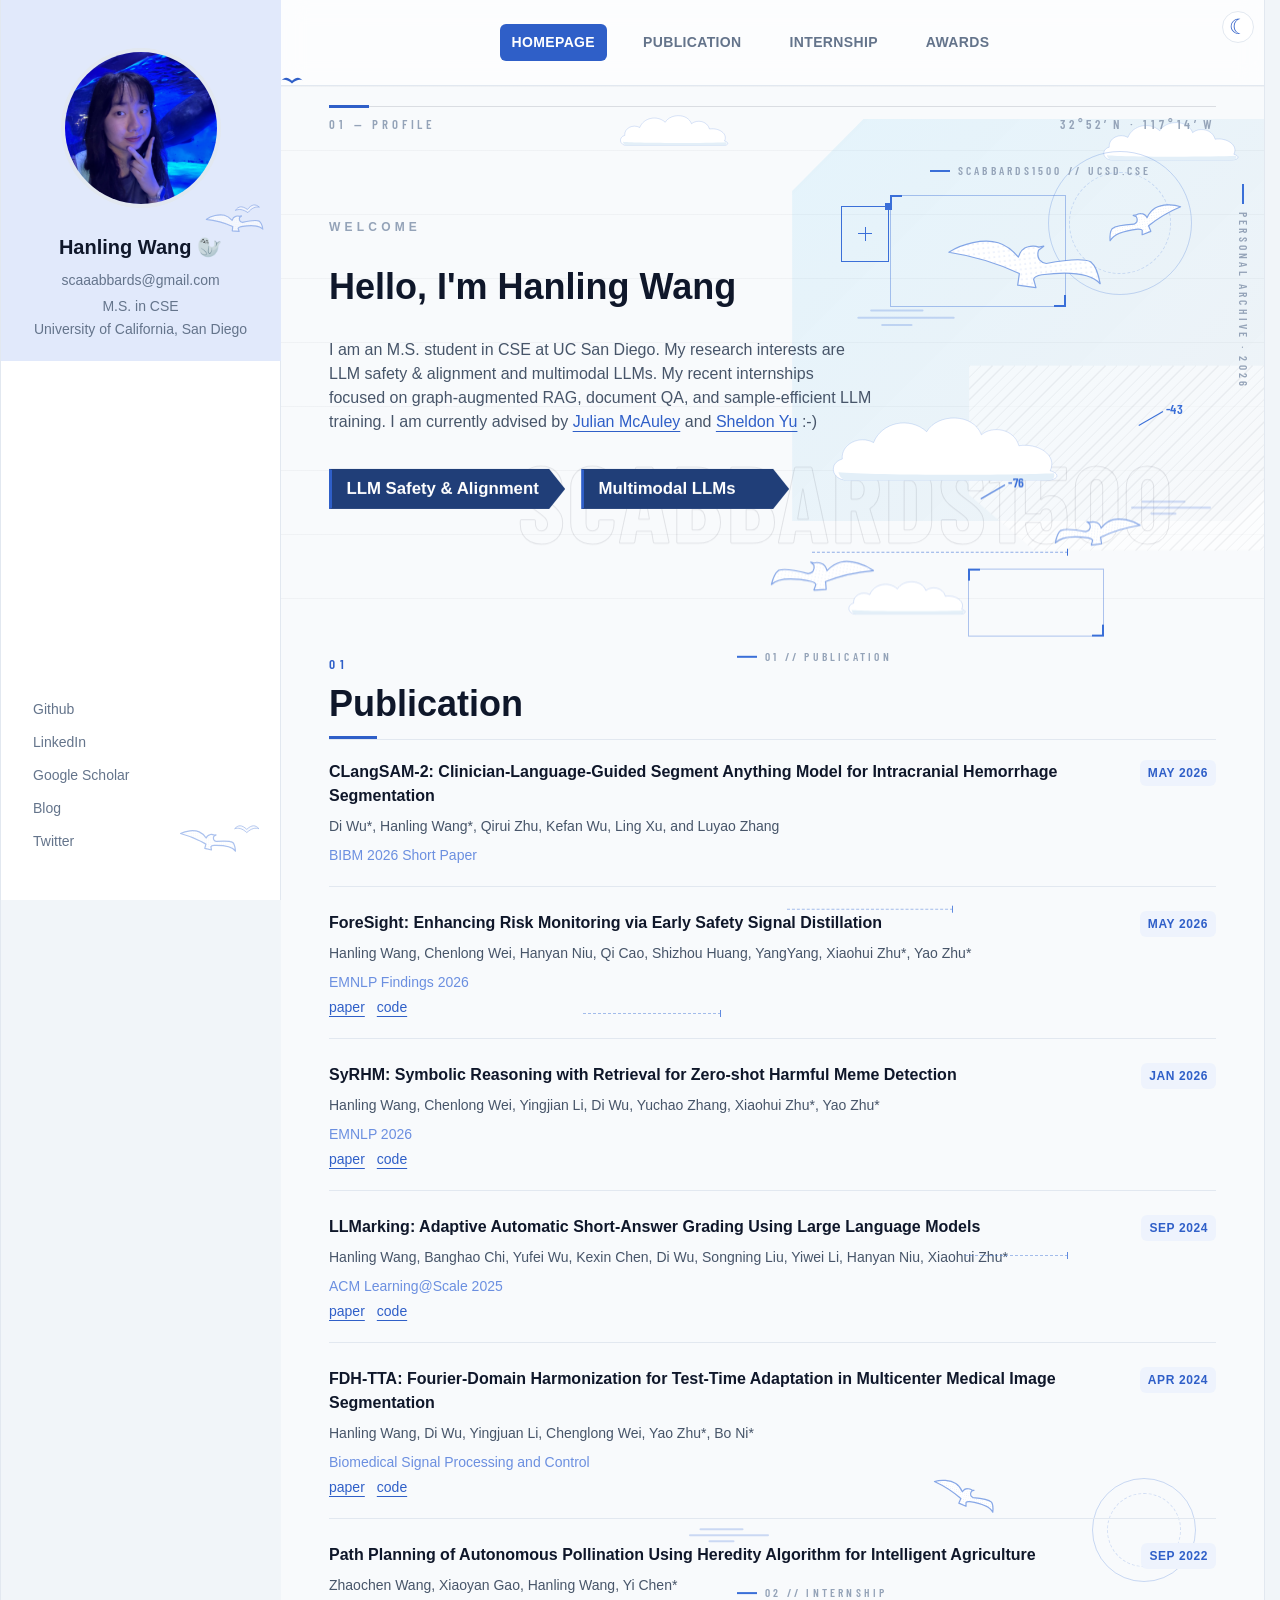
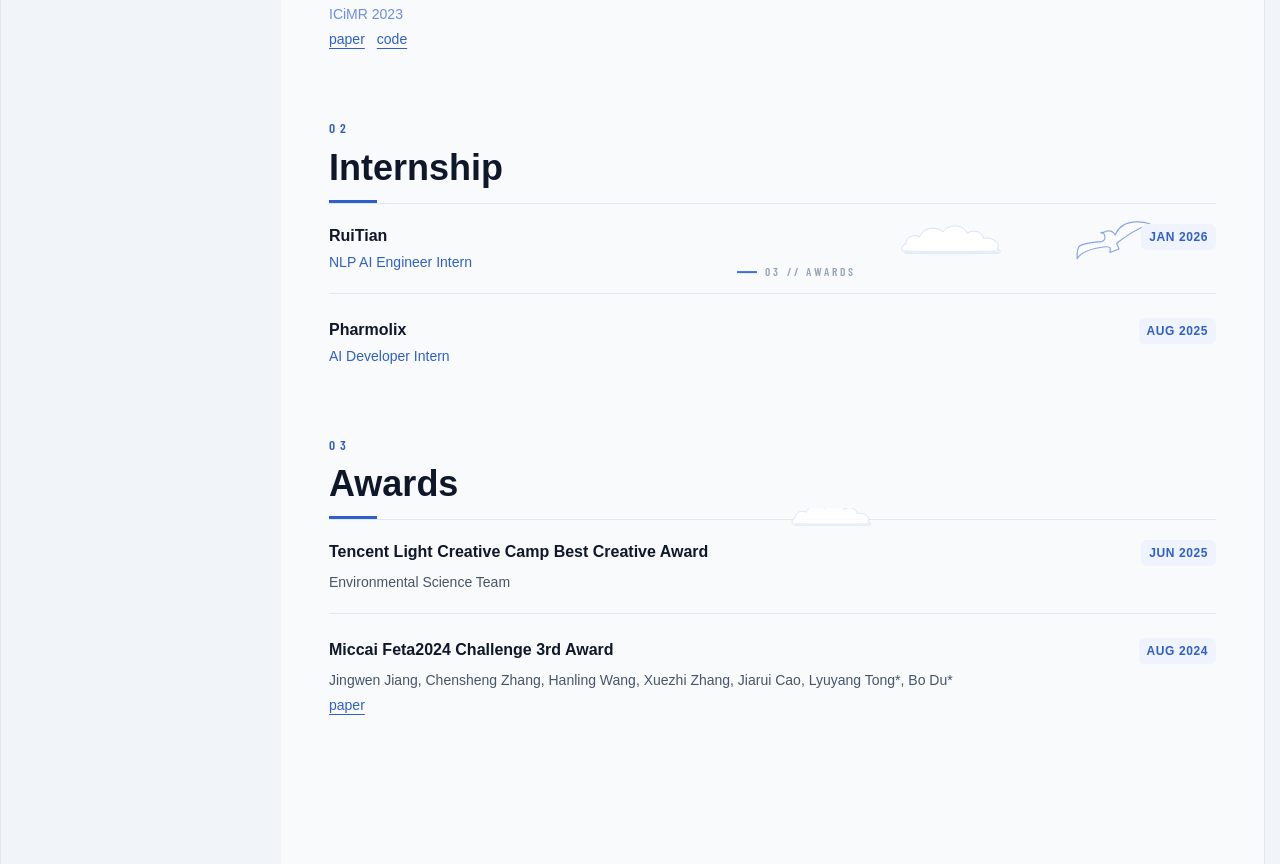
<file: index.html>
<!DOCTYPE html>
<html lang="en">
  <head>
    <meta charset="UTF-8" />
    <meta name="viewport" content="width=device-width, initial-scale=1" />
    <title>Hanling Wang</title>
    <link rel="canonical" href="/Scabbards1500/" />
    <meta http-equiv="refresh" content="0; url=/Scabbards1500/" />
    <script>
      location.replace("/Scabbards1500/");
    </script>
  </head>
  <body>
    <p><a href="/Scabbards1500/">Continue to homepage</a></p>
  </body>
</html>
</file>
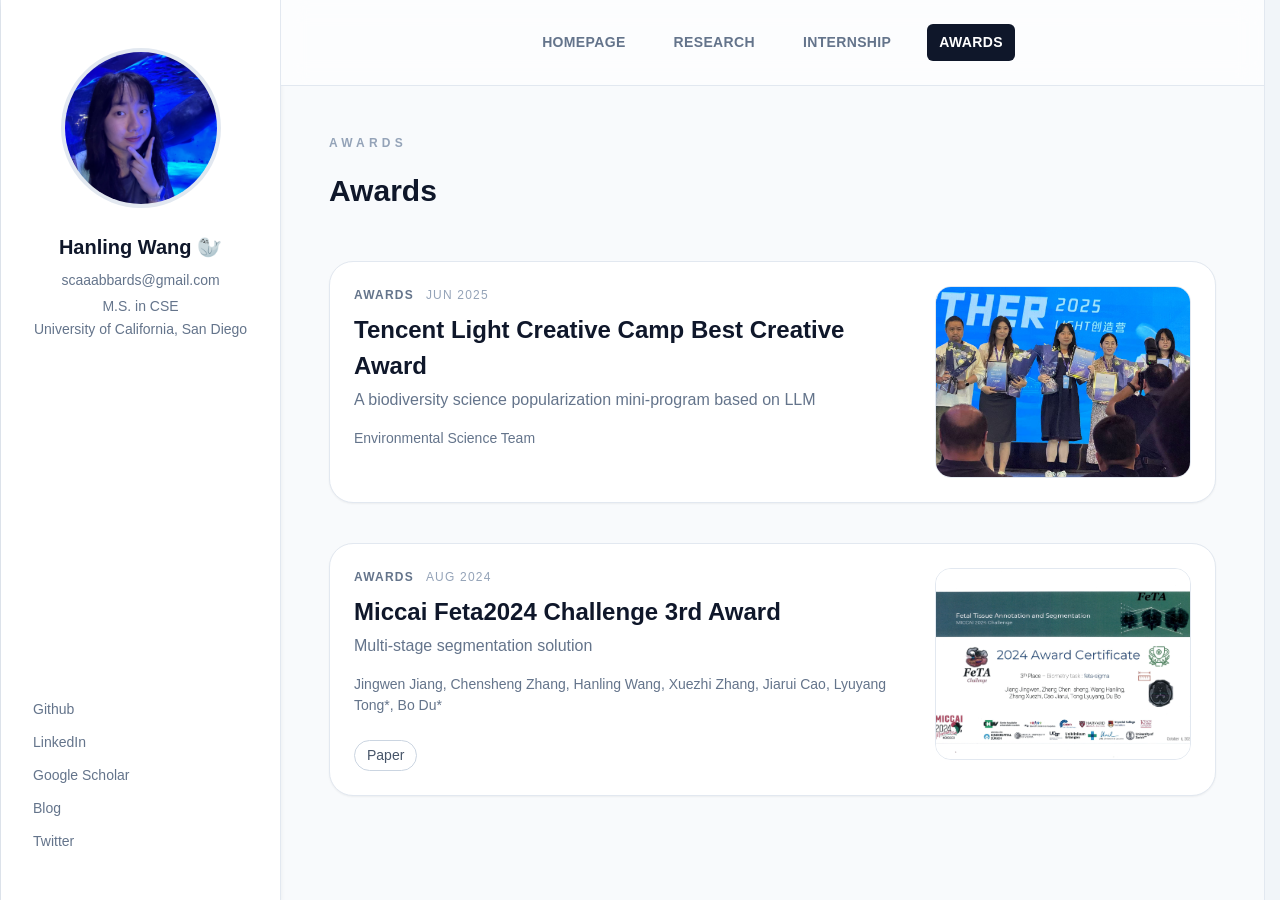
<file: awards/index.html>
<!DOCTYPE html>
<html lang="en">
  <head>
    <meta charset="UTF-8" />
    <meta name="viewport" content="width=device-width, initial-scale=1" />
    <title>Awards · Hanling Wang</title>
    <meta name="description" content="Awards received by Hanling Wang." />
    <link rel="icon" href="../assets/img/tuxdo.svg" type="image/svg+xml" />
    <link rel="stylesheet" href="../assets/css/style.css" />
  </head>
  <body>
    <div class="site">
      <div class="site-shell">
        <aside class="sidebar">
          <div class="sidebar-top">
            <div class="avatar">
              <img src="../assets/img/profile.jpg" alt="Hanling Wang" />
            </div>
            <div>
              <h1 class="sidebar-name">Hanling Wang <span aria-hidden="true">🦭</span></h1>
              <p class="sidebar-meta">scaaabbards@gmail.com</p>
              <p class="sidebar-affil">M.S. in CSE<br />University of California, San Diego</p>
            </div>
          </div>
          <nav class="social-nav">
            <a href="https://github.com/Scabbards1500" target="_blank" rel="noopener noreferrer">Github</a>
            <a href="https://www.linkedin.com/" target="_blank" rel="noopener noreferrer">LinkedIn</a>
            <a href="https://scholar.google.com/citations?user=l3DCtDkAAAAJ" target="_blank" rel="noopener noreferrer">Google Scholar</a>
            <a href="https://blog.csdn.net/Scabbards_?spm=1000.2115.3001.5343" target="_blank" rel="noopener noreferrer">Blog</a>
            <a href="https://x.com/__Scabbard" target="_blank" rel="noopener noreferrer">Twitter</a>
          </nav>
        </aside>

        <div class="content-col">
          <header class="top-nav">
            <nav>
              <a href="../">Homepage</a>
              <a href="../publication/">Research</a>
              <a href="../internship/">Internship</a>
              <a class="active" href="./">Awards</a>
            </nav>
          </header>

          <main class="main">
            <section class="page-intro">
              <span class="eyebrow">Awards</span>
              <h2>Awards</h2>
            </section>

            <section class="post-wrap">
              <div class="post-list">
                <article class="post-card" style="animation-delay: 0ms">
                  <div class="post-body">
                    <div>
                      <div class="post-meta">
                        <span class="post-type">Awards</span>
                        <span class="post-date">Jun 2025</span>
                      </div>
                      <h2>Tencent Light Creative Camp Best Creative Award</h2>
                      <p class="post-subtitle">A biodiversity science popularization mini-program based on LLM</p>
                    </div>
                    <p class="post-author">Environmental Science Team</p>
                  </div>
                  <div class="post-thumb">
                    <div class="post-thumb-frame">
                      <img data-lightbox src="../assets/img/awards/TencentLight2025-award.jpg" alt="Tencent Light Creative Camp Best Creative Award" />
                    </div>
                  </div>
                </article>

                <article class="post-card" style="animation-delay: 50ms">
                  <div class="post-body">
                    <div>
                      <div class="post-meta">
                        <span class="post-type">Awards</span>
                        <span class="post-date">Aug 2024</span>
                      </div>
                      <h2>Miccai Feta2024 Challenge 3rd Award</h2>
                      <p class="post-subtitle">Multi-stage segmentation solution</p>
                    </div>
                    <p class="post-author">Jingwen Jiang, Chensheng Zhang, Hanling Wang, Xuezhi Zhang, Jiarui Cao, Lyuyang Tong*, Bo Du*</p>
                    <div class="post-actions">
                      <a href="https://arxiv.org/abs/2505.02784" target="_blank" rel="noopener noreferrer">paper</a>
                    </div>
                  </div>
                  <div class="post-thumb">
                    <div class="post-thumb-frame">
                      <img data-lightbox src="../assets/img/awards/MiccaiFeta2024-Certificate.jpg" alt="Miccai Feta2024 Challenge 3rd Award" />
                    </div>
                  </div>
                </article>
              </div>
            </section>
          </main>
        </div>
      </div>
    </div>

    <div class="modal" id="image-modal" aria-hidden="true">
      <div class="modal-inner">
        <img id="image-modal-img" alt="" />
        <button class="modal-close" type="button" aria-label="Close">
          <svg width="24" height="24" fill="none" stroke="currentColor" viewBox="0 0 24 24">
            <path stroke-linecap="round" stroke-linejoin="round" stroke-width="2" d="M6 18L18 6M6 6l12 12" />
          </svg>
        </button>
      </div>
    </div>
    <script src="../assets/js/site.js"></script>
  </body>
</html>
</file>
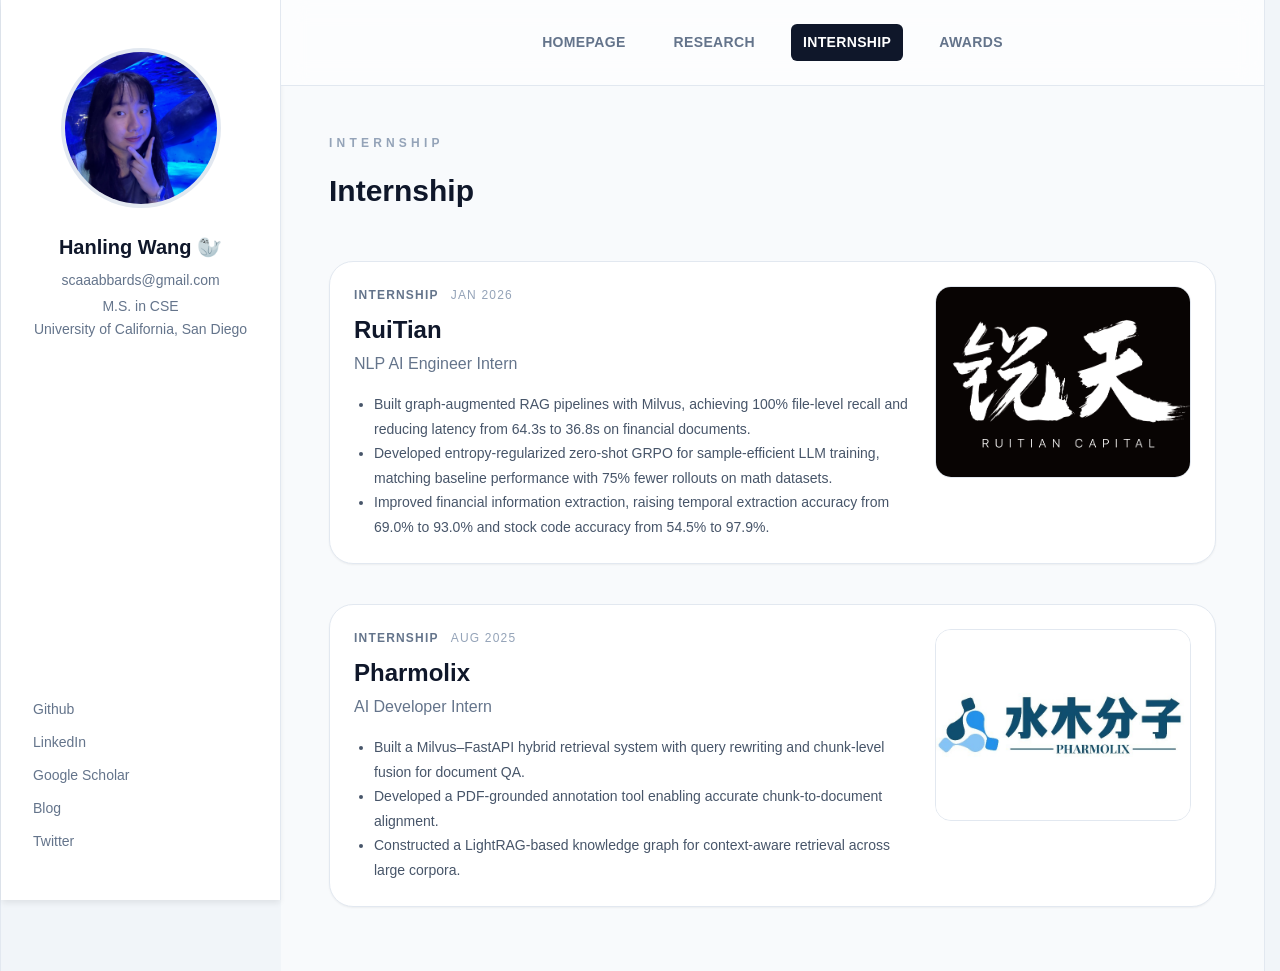
<file: internship/index.html>
<!DOCTYPE html>
<html lang="en">
  <head>
    <meta charset="UTF-8" />
    <meta name="viewport" content="width=device-width, initial-scale=1" />
    <title>Internship · Hanling Wang</title>
    <meta name="description" content="Internship experience of Hanling Wang." />
    <link rel="icon" href="../assets/img/tuxdo.svg" type="image/svg+xml" />
    <link rel="stylesheet" href="../assets/css/style.css" />
  </head>
  <body>
    <div class="site">
      <div class="site-shell">
        <aside class="sidebar">
          <div class="sidebar-top">
            <div class="avatar">
              <img src="../assets/img/profile.jpg" alt="Hanling Wang" />
            </div>
            <div>
              <h1 class="sidebar-name">Hanling Wang <span aria-hidden="true">🦭</span></h1>
              <p class="sidebar-meta">scaaabbards@gmail.com</p>
              <p class="sidebar-affil">M.S. in CSE<br />University of California, San Diego</p>
            </div>
          </div>
          <nav class="social-nav">
            <a href="https://github.com/Scabbards1500" target="_blank" rel="noopener noreferrer">Github</a>
            <a href="https://www.linkedin.com/" target="_blank" rel="noopener noreferrer">LinkedIn</a>
            <a href="https://scholar.google.com/citations?user=l3DCtDkAAAAJ" target="_blank" rel="noopener noreferrer">Google Scholar</a>
            <a href="https://blog.csdn.net/Scabbards_?spm=1000.2115.3001.5343" target="_blank" rel="noopener noreferrer">Blog</a>
            <a href="https://x.com/__Scabbard" target="_blank" rel="noopener noreferrer">Twitter</a>
          </nav>
        </aside>

        <div class="content-col">
          <header class="top-nav">
            <nav>
              <a href="../">Homepage</a>
              <a href="../publication/">Research</a>
              <a class="active" href="./">Internship</a>
              <a href="../awards/">Awards</a>
            </nav>
          </header>

          <main class="main">
            <section class="page-intro">
              <span class="eyebrow">Internship</span>
              <h2>Internship</h2>
            </section>

            <section class="post-wrap">
              <div class="post-list">
                <article class="post-card" style="animation-delay: 0ms">
                  <div class="post-body">
                    <div>
                      <div class="post-meta">
                        <span class="post-type">Internship</span>
                        <span class="post-date">Jan 2026</span>
                      </div>
                      <h2>RuiTian</h2>
                      <p class="post-subtitle">NLP AI Engineer Intern</p>
                    </div>
                    <div class="post-content">
                      <ul>
                        <li>Built graph-augmented RAG pipelines with Milvus, achieving 100% file-level recall and reducing latency from 64.3s to 36.8s on financial documents.</li>
                        <li>Developed entropy-regularized zero-shot GRPO for sample-efficient LLM training, matching baseline performance with 75% fewer rollouts on math datasets.</li>
                        <li>Improved financial information extraction, raising temporal extraction accuracy from 69.0% to 93.0% and stock code accuracy from 54.5% to 97.9%.</li>
                      </ul>
                    </div>
                  </div>
                  <div class="post-thumb">
                    <div class="post-thumb-frame">
                      <img data-lightbox src="../assets/img/internship/20260119Ruitian-icon.jpeg" alt="RuiTian" />
                    </div>
                  </div>
                </article>

                <article class="post-card" style="animation-delay: 50ms">
                  <div class="post-body">
                    <div>
                      <div class="post-meta">
                        <span class="post-type">Internship</span>
                        <span class="post-date">Aug 2025</span>
                      </div>
                      <h2>Pharmolix</h2>
                      <p class="post-subtitle">AI Developer Intern</p>
                    </div>
                    <div class="post-content">
                      <ul>
                        <li>Built a Milvus–FastAPI hybrid retrieval system with query rewriting and chunk-level fusion for document QA.</li>
                        <li>Developed a PDF-grounded annotation tool enabling accurate chunk-to-document alignment.</li>
                        <li>Constructed a LightRAG-based knowledge graph for context-aware retrieval across large corpora.</li>
                      </ul>
                    </div>
                  </div>
                  <div class="post-thumb">
                    <div class="post-thumb-frame">
                      <img data-lightbox src="../assets/img/internship/20250501Pharmolix-icon.jpg" alt="Pharmolix" />
                    </div>
                  </div>
                </article>
              </div>
            </section>
          </main>
        </div>
      </div>
    </div>

    <div class="modal" id="image-modal" aria-hidden="true">
      <div class="modal-inner">
        <img id="image-modal-img" alt="" />
        <button class="modal-close" type="button" aria-label="Close">
          <svg width="24" height="24" fill="none" stroke="currentColor" viewBox="0 0 24 24">
            <path stroke-linecap="round" stroke-linejoin="round" stroke-width="2" d="M6 18L18 6M6 6l12 12" />
          </svg>
        </button>
      </div>
    </div>
    <script src="../assets/js/site.js"></script>
  </body>
</html>
</file>
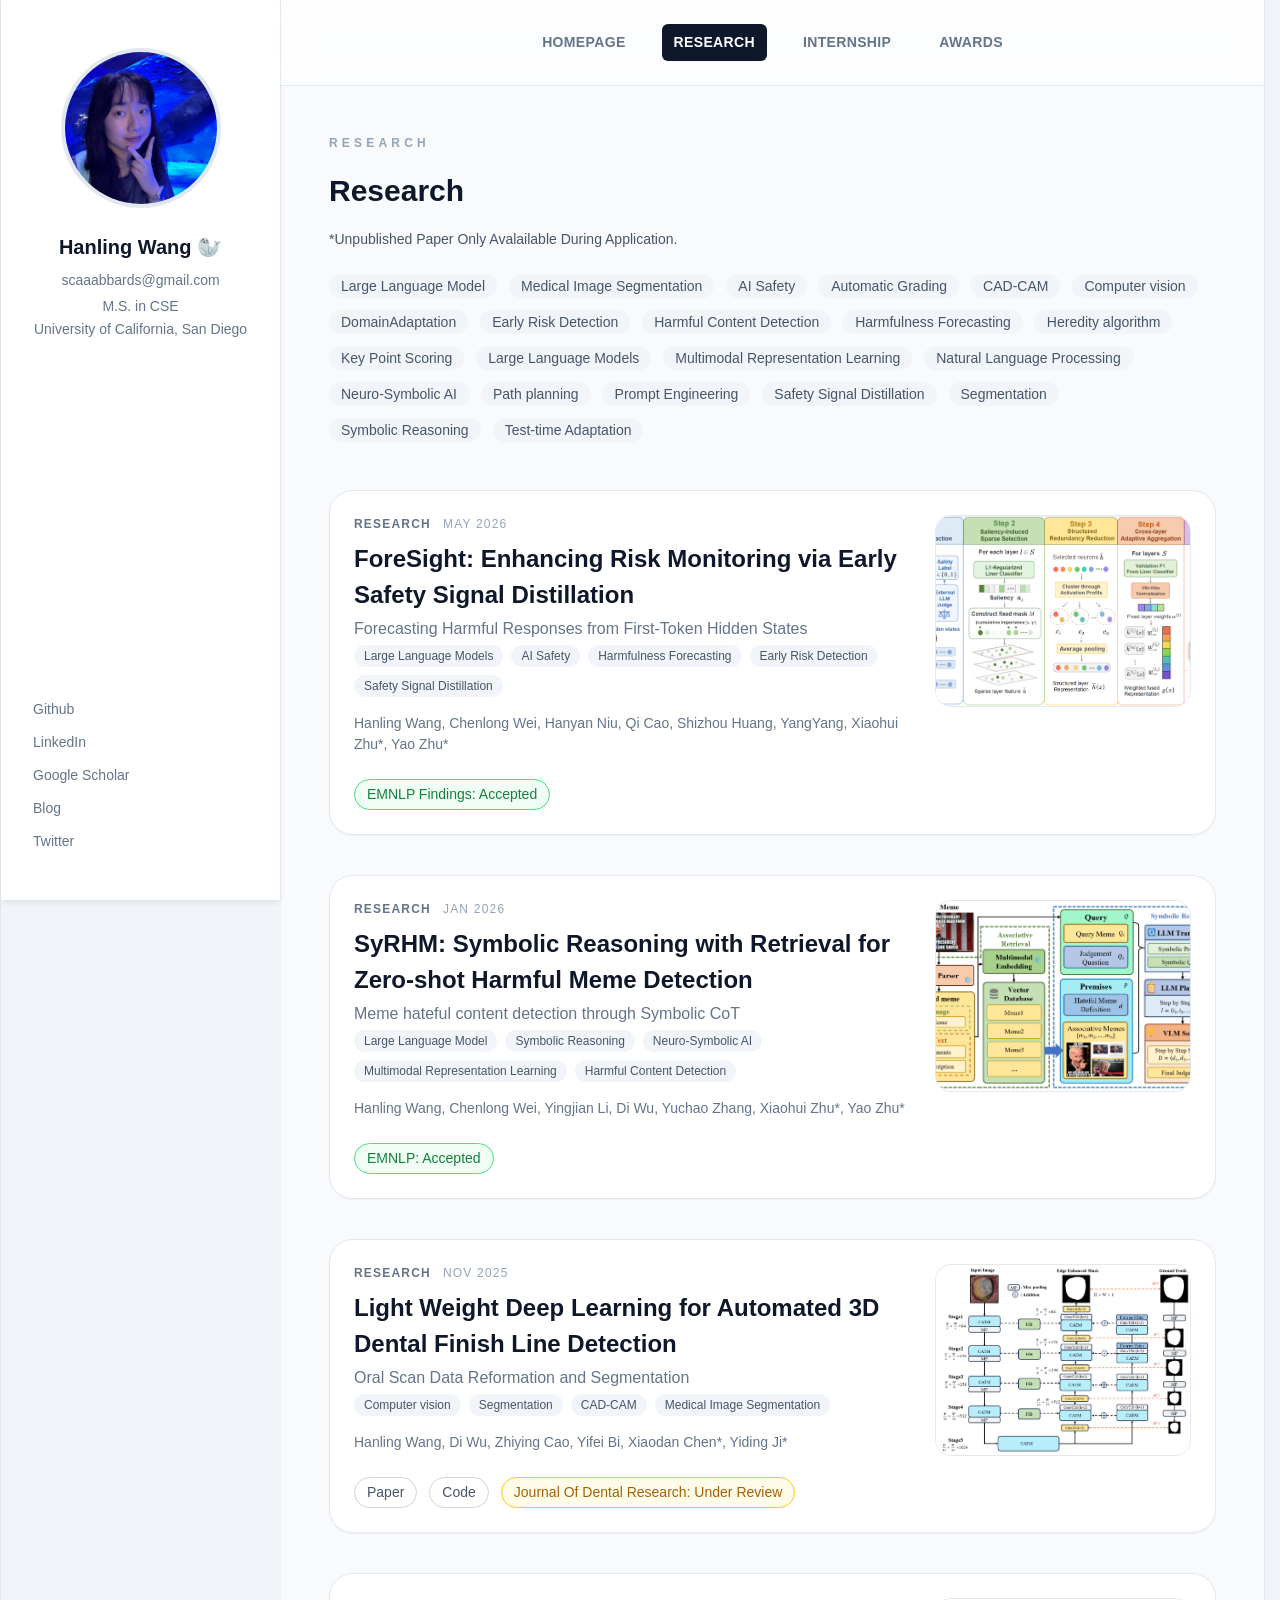
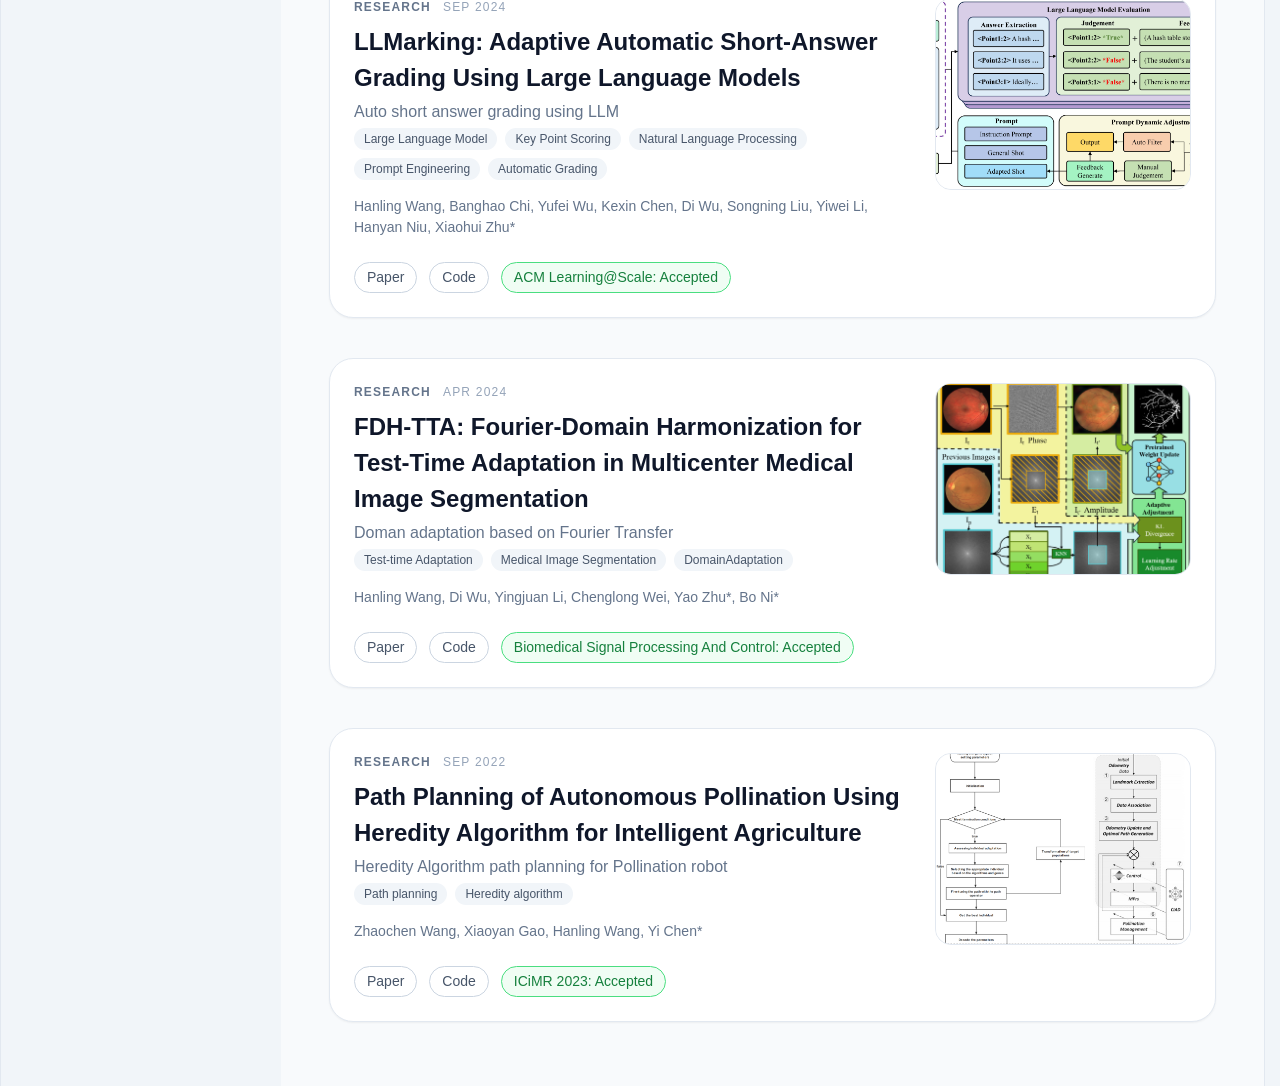
<file: publication/index.html>
<!DOCTYPE html>
<html lang="en">
  <head>
    <meta charset="UTF-8" />
    <meta name="viewport" content="width=device-width, initial-scale=1" />
    <title>Research · Hanling Wang</title>
    <meta name="description" content="Research by Hanling Wang on large language models, multimodal learning, and medical image analysis." />
    <link rel="icon" href="../assets/img/tuxdo.svg" type="image/svg+xml" />
    <link rel="stylesheet" href="../assets/css/style.css" />
  </head>
  <body>
    <div class="site">
      <div class="site-shell">
        <aside class="sidebar">
          <div class="sidebar-top">
            <div class="avatar">
              <img src="../assets/img/profile.jpg" alt="Hanling Wang" />
            </div>
            <div>
              <h1 class="sidebar-name">Hanling Wang <span aria-hidden="true">🦭</span></h1>
              <p class="sidebar-meta">scaaabbards@gmail.com</p>
              <p class="sidebar-affil">M.S. in CSE<br />University of California, San Diego</p>
            </div>
          </div>
          <nav class="social-nav">
            <a href="https://github.com/Scabbards1500" target="_blank" rel="noopener noreferrer">Github</a>
            <a href="https://www.linkedin.com/" target="_blank" rel="noopener noreferrer">LinkedIn</a>
            <a href="https://scholar.google.com/citations?user=l3DCtDkAAAAJ" target="_blank" rel="noopener noreferrer">Google Scholar</a>
            <a href="https://blog.csdn.net/Scabbards_?spm=1000.2115.3001.5343" target="_blank" rel="noopener noreferrer">Blog</a>
            <a href="https://x.com/__Scabbard" target="_blank" rel="noopener noreferrer">Twitter</a>
          </nav>
        </aside>

        <div class="content-col">
          <header class="top-nav">
            <nav>
              <a href="../">Homepage</a>
              <a class="active" href="./">Research</a>
              <a href="../internship/">Internship</a>
              <a href="../awards/">Awards</a>
            </nav>
          </header>

          <main class="main">
            <section class="page-intro">
              <span class="eyebrow">Research</span>
              <h2>Research</h2>
              <p>*Unpublished Paper Only Avalailable During Application.</p>
            </section>

            <section class="filter-bar">
              <div class="filter-chips">
                <button class="filter-chip" type="button" data-keyword="Large Language Model">Large Language Model</button>
                <button class="filter-chip" type="button" data-keyword="Medical Image Segmentation">Medical Image Segmentation</button>
                <button class="filter-chip" type="button" data-keyword="AI Safety">AI Safety</button>
                <button class="filter-chip" type="button" data-keyword="Automatic Grading">Automatic Grading</button>
                <button class="filter-chip" type="button" data-keyword="CAD-CAM">CAD-CAM</button>
                <button class="filter-chip" type="button" data-keyword="Computer vision">Computer vision</button>
                <button class="filter-chip" type="button" data-keyword="DomainAdaptation">DomainAdaptation</button>
                <button class="filter-chip" type="button" data-keyword="Early Risk Detection">Early Risk Detection</button>
                <button class="filter-chip" type="button" data-keyword="Harmful Content Detection">Harmful Content Detection</button>
                <button class="filter-chip" type="button" data-keyword="Harmfulness Forecasting">Harmfulness Forecasting</button>
                <button class="filter-chip" type="button" data-keyword="Heredity algorithm">Heredity algorithm</button>
                <button class="filter-chip" type="button" data-keyword="Key Point Scoring">Key Point Scoring</button>
                <button class="filter-chip" type="button" data-keyword="Large Language Models">Large Language Models</button>
                <button class="filter-chip" type="button" data-keyword="Multimodal Representation Learning">Multimodal Representation Learning</button>
                <button class="filter-chip" type="button" data-keyword="Natural Language Processing">Natural Language Processing</button>
                <button class="filter-chip" type="button" data-keyword="Neuro-Symbolic AI">Neuro-Symbolic AI</button>
                <button class="filter-chip" type="button" data-keyword="Path planning">Path planning</button>
                <button class="filter-chip" type="button" data-keyword="Prompt Engineering">Prompt Engineering</button>
                <button class="filter-chip" type="button" data-keyword="Safety Signal Distillation">Safety Signal Distillation</button>
                <button class="filter-chip" type="button" data-keyword="Segmentation">Segmentation</button>
                <button class="filter-chip" type="button" data-keyword="Symbolic Reasoning">Symbolic Reasoning</button>
                <button class="filter-chip" type="button" data-keyword="Test-time Adaptation">Test-time Adaptation</button>
                <button class="filter-chip clean" type="button" data-keyword="__clean" hidden>Clean</button>
              </div>
              <p class="filter-count" id="filter-count" hidden></p>
            </section>

            <section class="post-wrap">
              <div class="post-list">
                <article class="post-card" data-keywords="Large Language Models|AI Safety|Harmfulness Forecasting|Early Risk Detection|Safety Signal Distillation" style="animation-delay: 0ms">
                  <div class="post-body">
                    <div>
                      <div class="post-meta">
                        <span class="post-type">Research</span>
                        <span class="post-date">May 2026</span>
                      </div>
                      <h3>ForeSight: Enhancing Risk Monitoring via Early Safety Signal Distillation</h3>
                      <p class="post-subtitle">Forecasting Harmful Responses from First-Token Hidden States</p>
                      <div class="keyword-pills">
                        <span class="keyword-pill">Large Language Models</span>
                        <span class="keyword-pill">AI Safety</span>
                        <span class="keyword-pill">Harmfulness Forecasting</span>
                        <span class="keyword-pill">Early Risk Detection</span>
                        <span class="keyword-pill">Safety Signal Distillation</span>
                      </div>
                    </div>
                    <p class="post-author">Hanling Wang, Chenlong Wei, Hanyan Niu, Qi Cao, Shizhou Huang, YangYang, Xiaohui Zhu*, Yao Zhu*</p>
                    <div class="post-actions">
                      <span class="status-badge status-accepted">EMNLP Findings: Accepted</span>
                    </div>
                  </div>
                  <div class="post-thumb">
                    <div class="post-thumb-frame">
                      <img data-lightbox src="../assets/img/research/20260524ForeSight-framework.png" alt="ForeSight: Enhancing Risk Monitoring via Early Safety Signal Distillation" />
                    </div>
                  </div>
                </article>

                <article class="post-card" data-keywords="Large Language Model|Symbolic Reasoning|Neuro-Symbolic AI|Multimodal Representation Learning|Harmful Content Detection" style="animation-delay: 50ms">
                  <div class="post-body">
                    <div>
                      <div class="post-meta">
                        <span class="post-type">Research</span>
                        <span class="post-date">Jan 2026</span>
                      </div>
                      <h3>SyRHM: Symbolic Reasoning with Retrieval for Zero-shot Harmful Meme Detection</h3>
                      <p class="post-subtitle">Meme hateful content detection through Symbolic CoT</p>
                      <div class="keyword-pills">
                        <span class="keyword-pill">Large Language Model</span>
                        <span class="keyword-pill">Symbolic Reasoning</span>
                        <span class="keyword-pill">Neuro-Symbolic AI</span>
                        <span class="keyword-pill">Multimodal Representation Learning</span>
                        <span class="keyword-pill">Harmful Content Detection</span>
                      </div>
                    </div>
                    <p class="post-author">Hanling Wang, Chenlong Wei, Yingjian Li, Di Wu, Yuchao Zhang, Xiaohui Zhu*, Yao Zhu*</p>
                    <div class="post-actions">
                      <span class="status-badge status-accepted">EMNLP: Accepted</span>
                    </div>
                  </div>
                  <div class="post-thumb">
                    <div class="post-thumb-frame">
                      <img data-lightbox src="../assets/img/research/20260105SyRHM-framework.png" alt="SyRHM: Symbolic Reasoning with Retrieval for Zero-shot Harmful Meme Detection" />
                    </div>
                  </div>
                </article>

                <article class="post-card" data-keywords="Computer vision|Segmentation|CAD-CAM|Medical Image Segmentation" style="animation-delay: 100ms">
                  <div class="post-body">
                    <div>
                      <div class="post-meta">
                        <span class="post-type">Research</span>
                        <span class="post-date">Nov 2025</span>
                      </div>
                      <h3>Light Weight Deep Learning for Automated 3D Dental Finish Line Detection</h3>
                      <p class="post-subtitle">Oral Scan Data Reformation and Segmentation</p>
                      <div class="keyword-pills">
                        <span class="keyword-pill">Computer vision</span>
                        <span class="keyword-pill">Segmentation</span>
                        <span class="keyword-pill">CAD-CAM</span>
                        <span class="keyword-pill">Medical Image Segmentation</span>
                      </div>
                    </div>
                    <p class="post-author">Hanling Wang, Di Wu, Zhiying Cao, Yifei Bi, Xiaodan Chen*, Yiding Ji*</p>
                    <div class="post-actions">
                      <a href="https://drive.google.com/file/d/1HkksAo2XX5kS1b_z-Umylw8NnkrqXVqE/view?usp=sharing" target="_blank" rel="noopener noreferrer">paper</a>
                      <a href="https://github.com/DiWu17/EEL-UNet" target="_blank" rel="noopener noreferrer">code</a>
                      <span class="status-badge status-under-review">Journal of Dental Research: Under Review</span>
                    </div>
                  </div>
                  <div class="post-thumb">
                    <div class="post-thumb-frame">
                      <img data-lightbox src="../assets/img/research/20251130EELUnet-main.png" alt="Light Weight Deep Learning for Automated 3D Dental Finish Line Detection" />
                    </div>
                  </div>
                </article>

                <article class="post-card" data-keywords="Large Language Model|Key Point Scoring|Natural Language Processing|Prompt Engineering|Automatic Grading" style="animation-delay: 150ms">
                  <div class="post-body">
                    <div>
                      <div class="post-meta">
                        <span class="post-type">Research</span>
                        <span class="post-date">Sep 2024</span>
                      </div>
                      <h3>LLMarking: Adaptive Automatic Short-Answer Grading Using Large Language Models</h3>
                      <p class="post-subtitle">Auto short answer grading using LLM</p>
                      <div class="keyword-pills">
                        <span class="keyword-pill">Large Language Model</span>
                        <span class="keyword-pill">Key Point Scoring</span>
                        <span class="keyword-pill">Natural Language Processing</span>
                        <span class="keyword-pill">Prompt Engineering</span>
                        <span class="keyword-pill">Automatic Grading</span>
                      </div>
                    </div>
                    <p class="post-author">Hanling Wang, Banghao Chi, Yufei Wu, Kexin Chen, Di Wu, Songning Liu, Yiwei Li, Hanyan Niu, Xiaohui Zhu*</p>
                    <div class="post-actions">
                      <a href="https://dl.acm.org/doi/abs/10.1145/3698205.3729551" target="_blank" rel="noopener noreferrer">paper</a>
                      <a href="https://github.com/2024-Surf-LLMarking/LLMarking" target="_blank" rel="noopener noreferrer">code</a>
                      <span class="status-badge status-accepted">ACM Learning@Scale: Accepted</span>
                    </div>
                  </div>
                  <div class="post-thumb">
                    <div class="post-thumb-frame">
                      <img data-lightbox src="../assets/img/research/20240908LLMarking-new_main.jpg" alt="LLMarking: Adaptive Automatic Short-Answer Grading Using Large Language Models" />
                    </div>
                  </div>
                </article>

                <article class="post-card" data-keywords="Test-time Adaptation|Medical Image Segmentation|DomainAdaptation" style="animation-delay: 200ms">
                  <div class="post-body">
                    <div>
                      <div class="post-meta">
                        <span class="post-type">Research</span>
                        <span class="post-date">Apr 2024</span>
                      </div>
                      <h3>FDH-TTA: Fourier-Domain Harmonization for Test-Time Adaptation in Multicenter Medical Image Segmentation</h3>
                      <p class="post-subtitle">Doman adaptation based on Fourier Transfer</p>
                      <div class="keyword-pills">
                        <span class="keyword-pill">Test-time Adaptation</span>
                        <span class="keyword-pill">Medical Image Segmentation</span>
                        <span class="keyword-pill">DomainAdaptation</span>
                      </div>
                    </div>
                    <p class="post-author">Hanling Wang, Di Wu, Yingjuan Li, Chenglong Wei, Yao Zhu*, Bo Ni*</p>
                    <div class="post-actions">
                      <a href="https://papers.ssrn.com/sol3/papers.cfm?abstract_id=5740985" target="_blank" rel="noopener noreferrer">paper</a>
                      <a href="https://github.com/Scabbards1500/FDH-TTA" target="_blank" rel="noopener noreferrer">code</a>
                      <span class="status-badge status-accepted">Biomedical Signal Processing and Control: Accepted</span>
                    </div>
                  </div>
                  <div class="post-thumb">
                    <div class="post-thumb-frame">
                      <img data-lightbox src="../assets/img/research/20240416FDH-TTA-main.png" alt="FDH-TTA: Fourier-Domain Harmonization for Test-Time Adaptation in Multicenter Medical Image Segmentation" />
                    </div>
                  </div>
                </article>

                <article class="post-card" data-keywords="Path planning|Heredity algorithm" style="animation-delay: 250ms">
                  <div class="post-body">
                    <div>
                      <div class="post-meta">
                        <span class="post-type">Research</span>
                        <span class="post-date">Sep 2022</span>
                      </div>
                      <h3>Path Planning of Autonomous Pollination Using Heredity Algorithm for Intelligent Agriculture</h3>
                      <p class="post-subtitle">Heredity Algorithm path planning for Pollination robot</p>
                      <div class="keyword-pills">
                        <span class="keyword-pill">Path planning</span>
                        <span class="keyword-pill">Heredity algorithm</span>
                      </div>
                    </div>
                    <p class="post-author">Zhaochen Wang, Xiaoyan Gao, Hanling Wang, Yi Chen*</p>
                    <div class="post-actions">
                      <a href="https://scholar.google.com/citations?view_op=view_citation&amp;hl=en&amp;user=l3DCtDkAAAAJ&amp;citation_for_view=l3DCtDkAAAAJ:9yKSN-GCB0IC" target="_blank" rel="noopener noreferrer">paper</a>
                      <a href="https://github.com/Scabbards1500/Matlab-toolbox-based-on-Heredity-Algorithm" target="_blank" rel="noopener noreferrer">code</a>
                      <span class="status-badge status-accepted">ICiMR 2023: Accepted</span>
                    </div>
                  </div>
                  <div class="post-thumb">
                    <div class="post-thumb-frame">
                      <img data-lightbox src="../assets/img/research/20220905Path-Planning-main.png" alt="Path Planning of Autonomous Pollination Using Heredity Algorithm for Intelligent Agriculture" />
                    </div>
                  </div>
                </article>
              </div>
            </section>
          </main>
        </div>
      </div>
    </div>

    <div class="modal" id="image-modal" aria-hidden="true">
      <div class="modal-inner">
        <img id="image-modal-img" alt="" />
        <button class="modal-close" type="button" aria-label="Close">
          <svg width="24" height="24" fill="none" stroke="currentColor" viewBox="0 0 24 24">
            <path stroke-linecap="round" stroke-linejoin="round" stroke-width="2" d="M6 18L18 6M6 6l12 12" />
          </svg>
        </button>
      </div>
    </div>
    <script src="../assets/js/site.js"></script>
  </body>
</html>
</file>
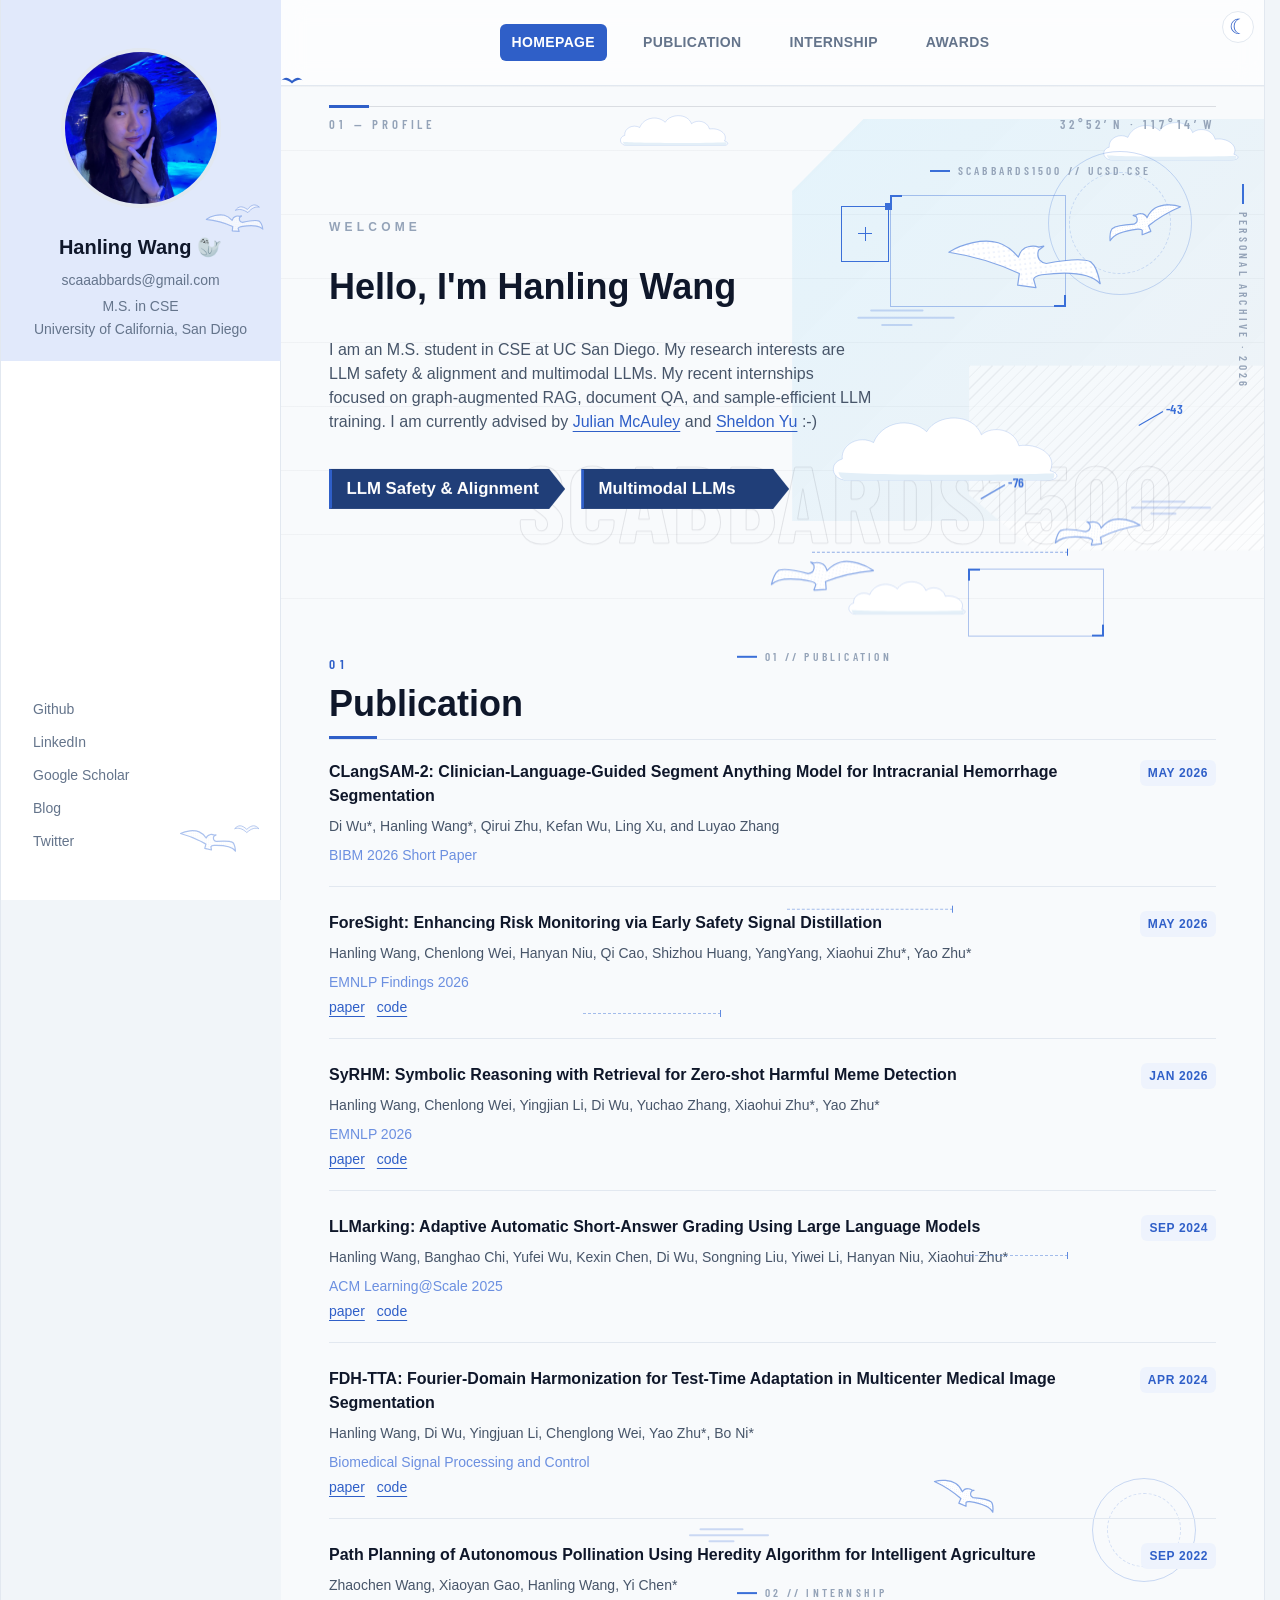
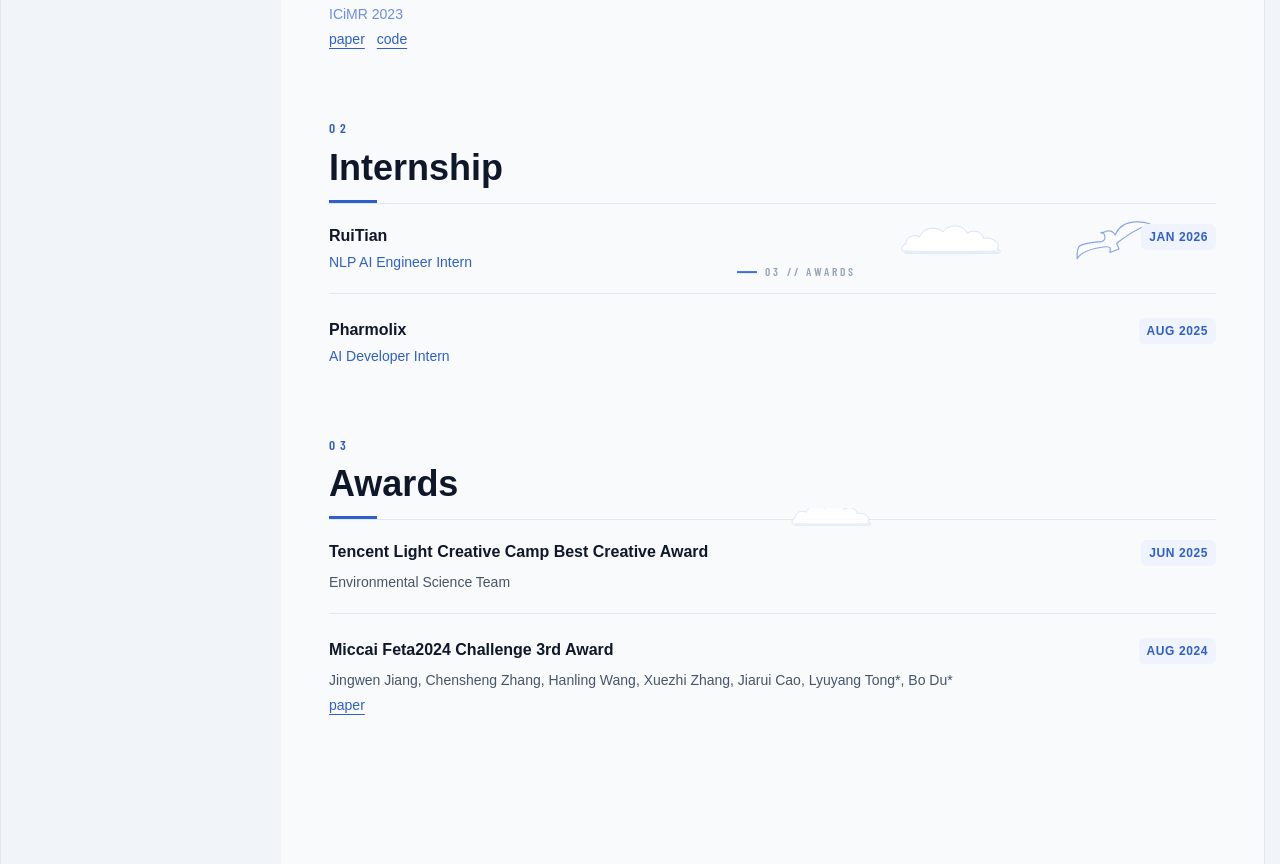
<file: Scabbards1500/index.html>
<!DOCTYPE html>
<html lang="en">
  <head>
    <meta charset="UTF-8" />
    <script>try{document.documentElement.dataset.theme=localStorage.getItem("site-theme")||(matchMedia("(prefers-color-scheme: dark)").matches?"dark":"light")}catch(e){}</script>
    <meta name="viewport" content="width=device-width, initial-scale=1" />
    <title>Hanling Wang</title>
    <meta name="description" content="Personal homepage of Hanling Wang — M.S. student at UC San Diego. Research interests: LLM safety and alignment, and multimodal LLMs." />
    <link rel="icon" href="assets/img/tuxdo.svg" type="image/svg+xml" />
    <link rel="preconnect" href="https://fonts.googleapis.com" />
    <link rel="preconnect" href="https://fonts.gstatic.com" crossorigin />
    <link rel="stylesheet" href="https://fonts.googleapis.com/css2?family=Barlow+Condensed:wght@600;700&display=swap" />
    <link rel="stylesheet" href="assets/css/style.css?v=86" />
  </head>
  <body>
    <div class="site">
      <div class="site-shell">
        <aside class="sidebar">
          <div class="sidebar-top">
            <div class="avatar">
              <img src="assets/img/profile.jpg" alt="Hanling Wang" />
            </div>
            <div>
              <h1 class="sidebar-name">Hanling Wang <span aria-hidden="true">🦭</span></h1>
              <p class="sidebar-meta">scaaabbards@gmail.com</p>
              <p class="sidebar-affil">M.S. in CSE<br />University of California, San Diego</p>
            </div>
          </div>
          <nav class="social-nav">
            <a href="https://github.com/Scabbards1500" target="_blank" rel="noopener noreferrer">Github</a>
            <a href="https://www.linkedin.com/" target="_blank" rel="noopener noreferrer">LinkedIn</a>
            <a href="https://scholar.google.com/citations?user=l3DCtDkAAAAJ" target="_blank" rel="noopener noreferrer">Google Scholar</a>
            <a href="https://blog.csdn.net/Scabbards_?spm=1000.2115.3001.5343" target="_blank" rel="noopener noreferrer">Blog</a>
            <a href="https://x.com/__Scabbard" target="_blank" rel="noopener noreferrer">Twitter</a>
          </nav>
        </aside>

        <div class="content-col">
          <header class="top-nav">
            <nav>
              <a class="active" href="./">Homepage</a>
              <a href="publication/">Publication</a>
              <a href="internship/">Internship</a>
              <a href="awards/">Awards</a>
            </nav>
          </header>

          <main class="main">
            <section class="hero">
              <div class="fx-field" aria-hidden="true">
                <span class="fx fx-slab" data-depth="0.12" style="--x: 52%; --y: 6%; --w: 52%; --h: 74%"></span>
                <span class="fx fx-slab fx-slab-alt" data-depth="0.3" style="--x: 70%; --y: 52%; --w: 30%; --h: 34%"></span>
                <span class="fx fx-mark" data-depth="0.18" style="--x: 24%; --y: 70%">SCABBARDS1500</span>
                <span class="fx fx-cloud" data-depth="0.14" style="--x: 55%; --y: 58%; --s: 250px"></span>
                <span class="fx fx-cloud" data-depth="0.26" style="--x: 83%; --y: 5%; --s: 150px"></span>
                <span class="fx fx-cloud fx-hide-sm" data-depth="0.08" style="--x: 34%; --y: 4%; --s: 120px"></span>
                <span class="fx fx-cloudline" data-depth="0.36" style="--x: 58%; --y: 40%; --s: 110px"></span>
                <span class="fx fx-cloudline fx-hide-sm" data-depth="0.5" style="--x: 86%; --y: 86%; --s: 90px"></span>
                <span class="fx fx-ring" data-depth="0.35" style="--x: 78%; --y: 12%; --w: 9rem"></span>
                <span class="fx fx-frame" data-depth="0.45" style="--x: 62%; --y: 20%; --w: 11rem; --h: 7rem"></span>
                <span class="fx fx-label" data-depth="0.4" style="--x: 66%; --y: 14%">SCABBARDS1500 // UCSD.CSE</span>
                <span class="fx fx-label fx-vertical" data-depth="0.25" style="--x: 97%; --y: 18%">PERSONAL ARCHIVE &middot; 2026</span>
                <span class="fx fx-gull" data-depth="0.75" style="--x: 68%; --y: 27%; --s: 150px; --tilt: -6deg"></span>
                <span class="fx fx-gull" data-depth="0.6" style="--x: 84%; --y: 22%; --s: 76px; --tilt: -8deg; --flip: -1"></span>
                <span class="fx fx-gull" data-depth="-0.1" style="--x: 50%; --y: 84%; --s: 100px; --tilt: 10deg; --flip: -1"></span>
                <span class="fx fx-target fx-hide-sm" data-depth="0.2" style="--x: 57%; --y: 22%; --w: 3rem; --h: 3.5rem"></span>
                <span class="fx fx-annot" data-depth="0.55" style="--x: 90%; --y: 58%">-43</span>
                <span class="fx fx-annot" data-depth="0.3" style="--x: 74%; --y: 74%">-76</span>
                <span class="fx fx-dash" data-depth="0.25" style="--x: 54%; --y: 92%; --w: 16rem"></span>
              </div>

              <div class="hero-hud" aria-hidden="true">
                <span>01 &mdash; Profile</span>
                <span>32&deg;52&prime;N &middot; 117&deg;14&prime;W</span>
              </div>

              <div class="hero-copy page-intro welcome">
                <span class="eyebrow">Welcome</span>
                <h2 class="welcome-title">Hello, I'm Hanling Wang</h2>
                <p class="welcome-bio">
                  I am an M.S. student in CSE at UC San Diego. My research interests are LLM safety &amp; alignment and multimodal LLMs. My recent internships focused on graph-augmented RAG, document QA, and sample-efficient LLM training. I am currently advised by
                  <a href="https://cseweb.ucsd.edu/~jmcauley/" target="_blank" rel="noopener noreferrer">Julian McAuley</a>
                  and
                  <a href="https://www.linkedin.com/in/sheldon-yu-89b019118/" target="_blank" rel="noopener noreferrer">Sheldon Yu</a>
                  :-)
                </p>
                <div class="hero-cards">
                  <div class="hero-card" data-depth="-0.08">

                    <span>LLM Safety &amp; Alignment</span>
                  </div>
                  <div class="hero-card" data-depth="-0.08">

                    <span>Multimodal LLMs</span>
                  </div>
                </div>
              </div>
            </section>

            <section class="home-sections">
              <section class="home-section" data-home-catalog="publication/catalog.json" data-home-href="publication/">
                <h3>Publication</h3>
                <div class="home-list"></div>
              </section>

              <section class="home-section" data-home-catalog="internship/catalog.json" data-home-href="internship/">
                <h3>Internship</h3>
                <div class="home-list"></div>
              </section>

              <section class="home-section" data-home-catalog="awards/catalog.json" data-home-href="awards/">
                <h3>Awards</h3>
                <div class="home-list"></div>
              </section>
            </section>
          </main>
        </div>
      </div>
    </div>
    <script src="assets/js/site.js?v=88"></script>
  </body>
</html>
</file>
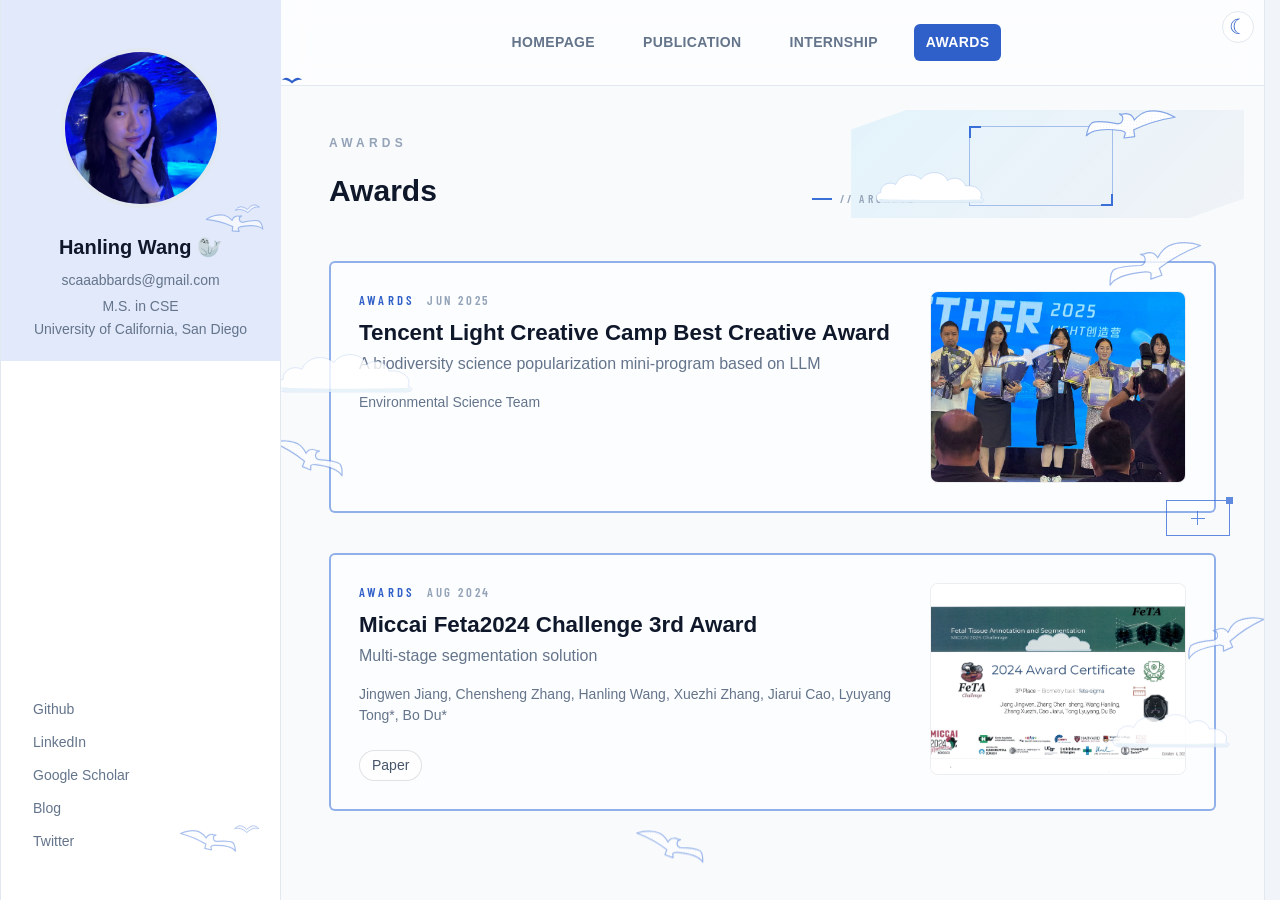
<file: Scabbards1500/awards/index.html>
<!DOCTYPE html>
<html lang="en">
  <head>
    <meta charset="UTF-8" />
    <script>try{document.documentElement.dataset.theme=localStorage.getItem("site-theme")||(matchMedia("(prefers-color-scheme: dark)").matches?"dark":"light")}catch(e){}</script>
    <meta name="viewport" content="width=device-width, initial-scale=1" />
    <title>Awards · Hanling Wang</title>
    <meta name="description" content="Awards received by Hanling Wang." />
    <link rel="icon" href="../assets/img/tuxdo.svg" type="image/svg+xml" />
    <link rel="preconnect" href="https://fonts.googleapis.com" />
    <link rel="preconnect" href="https://fonts.gstatic.com" crossorigin />
    <link rel="stylesheet" href="https://fonts.googleapis.com/css2?family=Barlow+Condensed:wght@600;700&display=swap" />
    <link rel="stylesheet" href="../assets/css/style.css?v=86" />
  </head>
  <body data-catalog="./catalog.json">
    <div class="site">
      <div class="site-shell">
        <aside class="sidebar">
          <div class="sidebar-top">
            <div class="avatar">
              <img src="../assets/img/profile.jpg" alt="Hanling Wang" />
            </div>
            <div>
              <h1 class="sidebar-name">Hanling Wang <span aria-hidden="true">🦭</span></h1>
              <p class="sidebar-meta">scaaabbards@gmail.com</p>
              <p class="sidebar-affil">M.S. in CSE<br />University of California, San Diego</p>
            </div>
          </div>
          <nav class="social-nav">
            <a href="https://github.com/Scabbards1500" target="_blank" rel="noopener noreferrer">Github</a>
            <a href="https://www.linkedin.com/" target="_blank" rel="noopener noreferrer">LinkedIn</a>
            <a href="https://scholar.google.com/citations?user=l3DCtDkAAAAJ" target="_blank" rel="noopener noreferrer">Google Scholar</a>
            <a href="https://blog.csdn.net/Scabbards_?spm=1000.2115.3001.5343" target="_blank" rel="noopener noreferrer">Blog</a>
            <a href="https://x.com/__Scabbard" target="_blank" rel="noopener noreferrer">Twitter</a>
          </nav>
        </aside>

        <div class="content-col">
          <header class="top-nav">
            <nav>
              <a href="../">Homepage</a>
              <a href="../publication/">Publication</a>
              <a href="../internship/">Internship</a>
              <a class="active" href="./">Awards</a>
            </nav>
          </header>

          <main class="main">
            <section class="page-intro">
              <span class="eyebrow">Awards</span>
              <h2>Awards</h2>
            </section>

            <section class="post-wrap">
              <div class="post-list" data-item-list></div>
            </section>
          </main>
        </div>
      </div>
    </div>

    <div class="modal" id="image-modal" aria-hidden="true">
      <div class="modal-inner">
        <img id="image-modal-img" alt="" />
        <button class="modal-close" type="button" aria-label="Close">
          <svg width="24" height="24" fill="none" stroke="currentColor" viewBox="0 0 24 24">
            <path stroke-linecap="round" stroke-linejoin="round" stroke-width="2" d="M6 18L18 6M6 6l12 12" />
          </svg>
        </button>
      </div>
    </div>
    <script src="../assets/js/site.js?v=88"></script>
  </body>
</html>
</file>
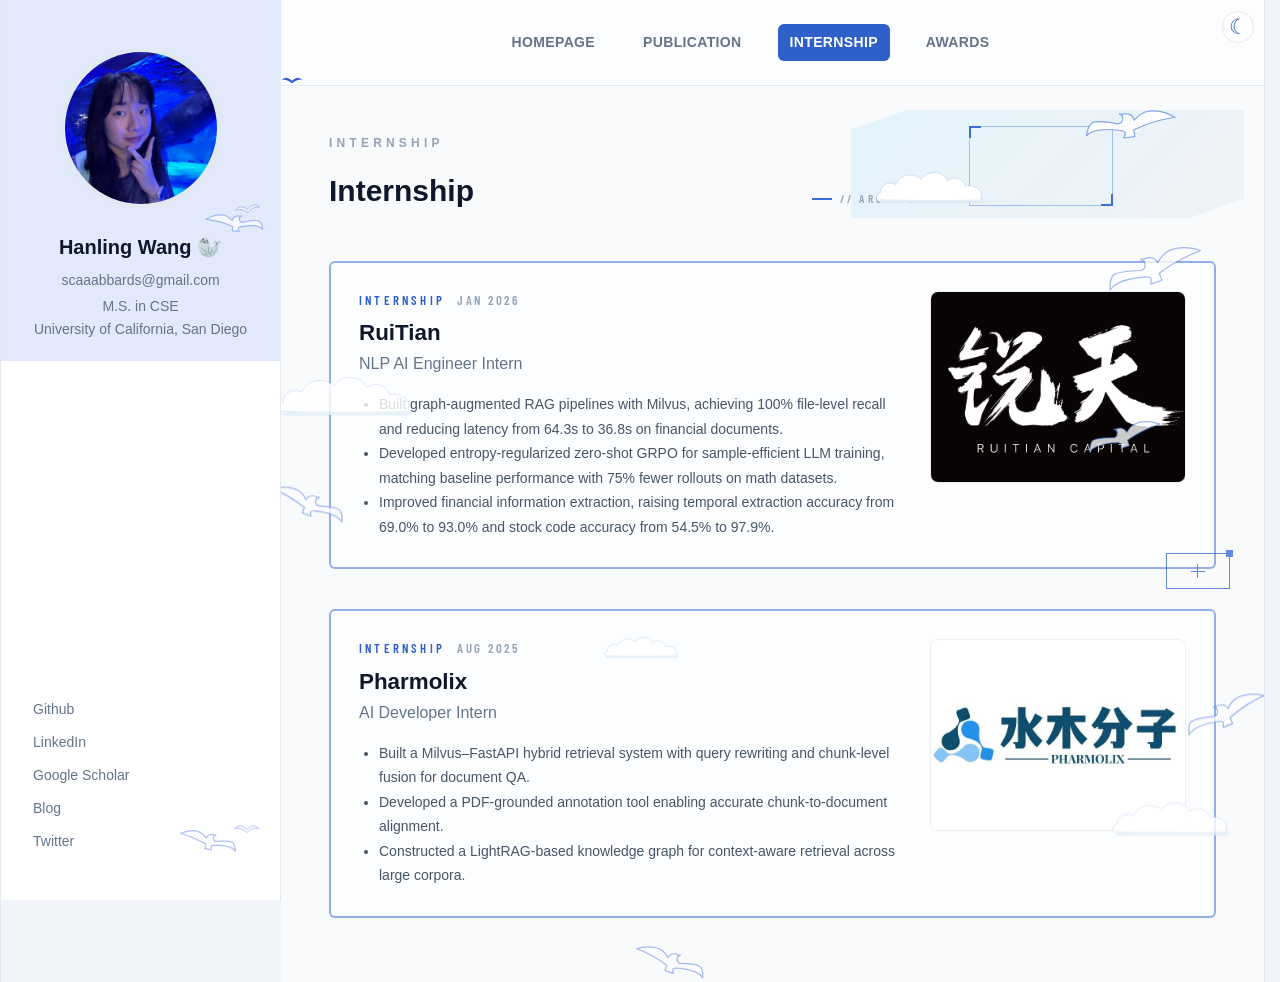
<file: Scabbards1500/internship/index.html>
<!DOCTYPE html>
<html lang="en">
  <head>
    <meta charset="UTF-8" />
    <script>try{document.documentElement.dataset.theme=localStorage.getItem("site-theme")||(matchMedia("(prefers-color-scheme: dark)").matches?"dark":"light")}catch(e){}</script>
    <meta name="viewport" content="width=device-width, initial-scale=1" />
    <title>Internship · Hanling Wang</title>
    <meta name="description" content="Internship experience of Hanling Wang." />
    <link rel="icon" href="../assets/img/tuxdo.svg" type="image/svg+xml" />
    <link rel="preconnect" href="https://fonts.googleapis.com" />
    <link rel="preconnect" href="https://fonts.gstatic.com" crossorigin />
    <link rel="stylesheet" href="https://fonts.googleapis.com/css2?family=Barlow+Condensed:wght@600;700&display=swap" />
    <link rel="stylesheet" href="../assets/css/style.css?v=86" />
  </head>
  <body data-catalog="./catalog.json">
    <div class="site">
      <div class="site-shell">
        <aside class="sidebar">
          <div class="sidebar-top">
            <div class="avatar">
              <img src="../assets/img/profile.jpg" alt="Hanling Wang" />
            </div>
            <div>
              <h1 class="sidebar-name">Hanling Wang <span aria-hidden="true">🦭</span></h1>
              <p class="sidebar-meta">scaaabbards@gmail.com</p>
              <p class="sidebar-affil">M.S. in CSE<br />University of California, San Diego</p>
            </div>
          </div>
          <nav class="social-nav">
            <a href="https://github.com/Scabbards1500" target="_blank" rel="noopener noreferrer">Github</a>
            <a href="https://www.linkedin.com/" target="_blank" rel="noopener noreferrer">LinkedIn</a>
            <a href="https://scholar.google.com/citations?user=l3DCtDkAAAAJ" target="_blank" rel="noopener noreferrer">Google Scholar</a>
            <a href="https://blog.csdn.net/Scabbards_?spm=1000.2115.3001.5343" target="_blank" rel="noopener noreferrer">Blog</a>
            <a href="https://x.com/__Scabbard" target="_blank" rel="noopener noreferrer">Twitter</a>
          </nav>
        </aside>

        <div class="content-col">
          <header class="top-nav">
            <nav>
              <a href="../">Homepage</a>
              <a href="../publication/">Publication</a>
              <a class="active" href="./">Internship</a>
              <a href="../awards/">Awards</a>
            </nav>
          </header>

          <main class="main">
            <section class="page-intro">
              <span class="eyebrow">Internship</span>
              <h2>Internship</h2>
            </section>

            <section class="post-wrap">
              <div class="post-list" data-item-list></div>
            </section>
          </main>
        </div>
      </div>
    </div>

    <div class="modal" id="image-modal" aria-hidden="true">
      <div class="modal-inner">
        <img id="image-modal-img" alt="" />
        <button class="modal-close" type="button" aria-label="Close">
          <svg width="24" height="24" fill="none" stroke="currentColor" viewBox="0 0 24 24">
            <path stroke-linecap="round" stroke-linejoin="round" stroke-width="2" d="M6 18L18 6M6 6l12 12" />
          </svg>
        </button>
      </div>
    </div>
    <script src="../assets/js/site.js?v=88"></script>
  </body>
</html>
</file>
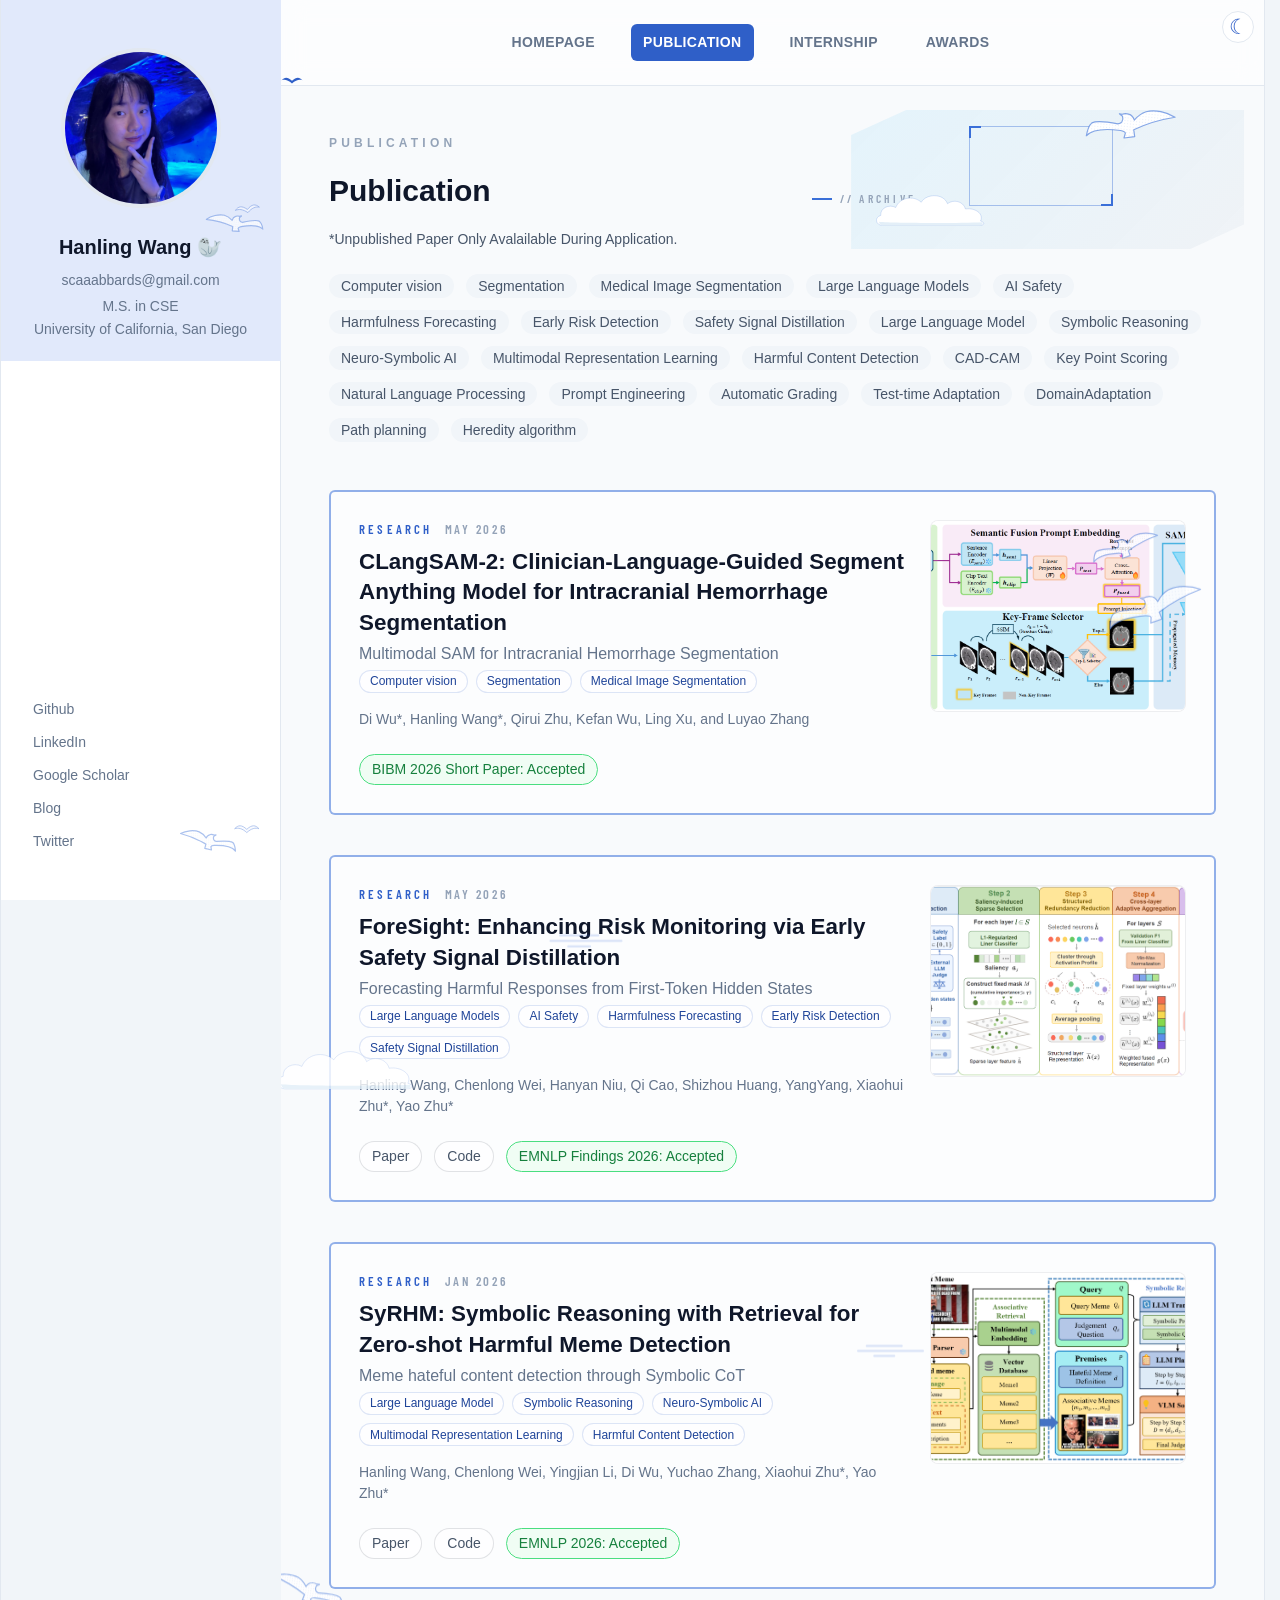
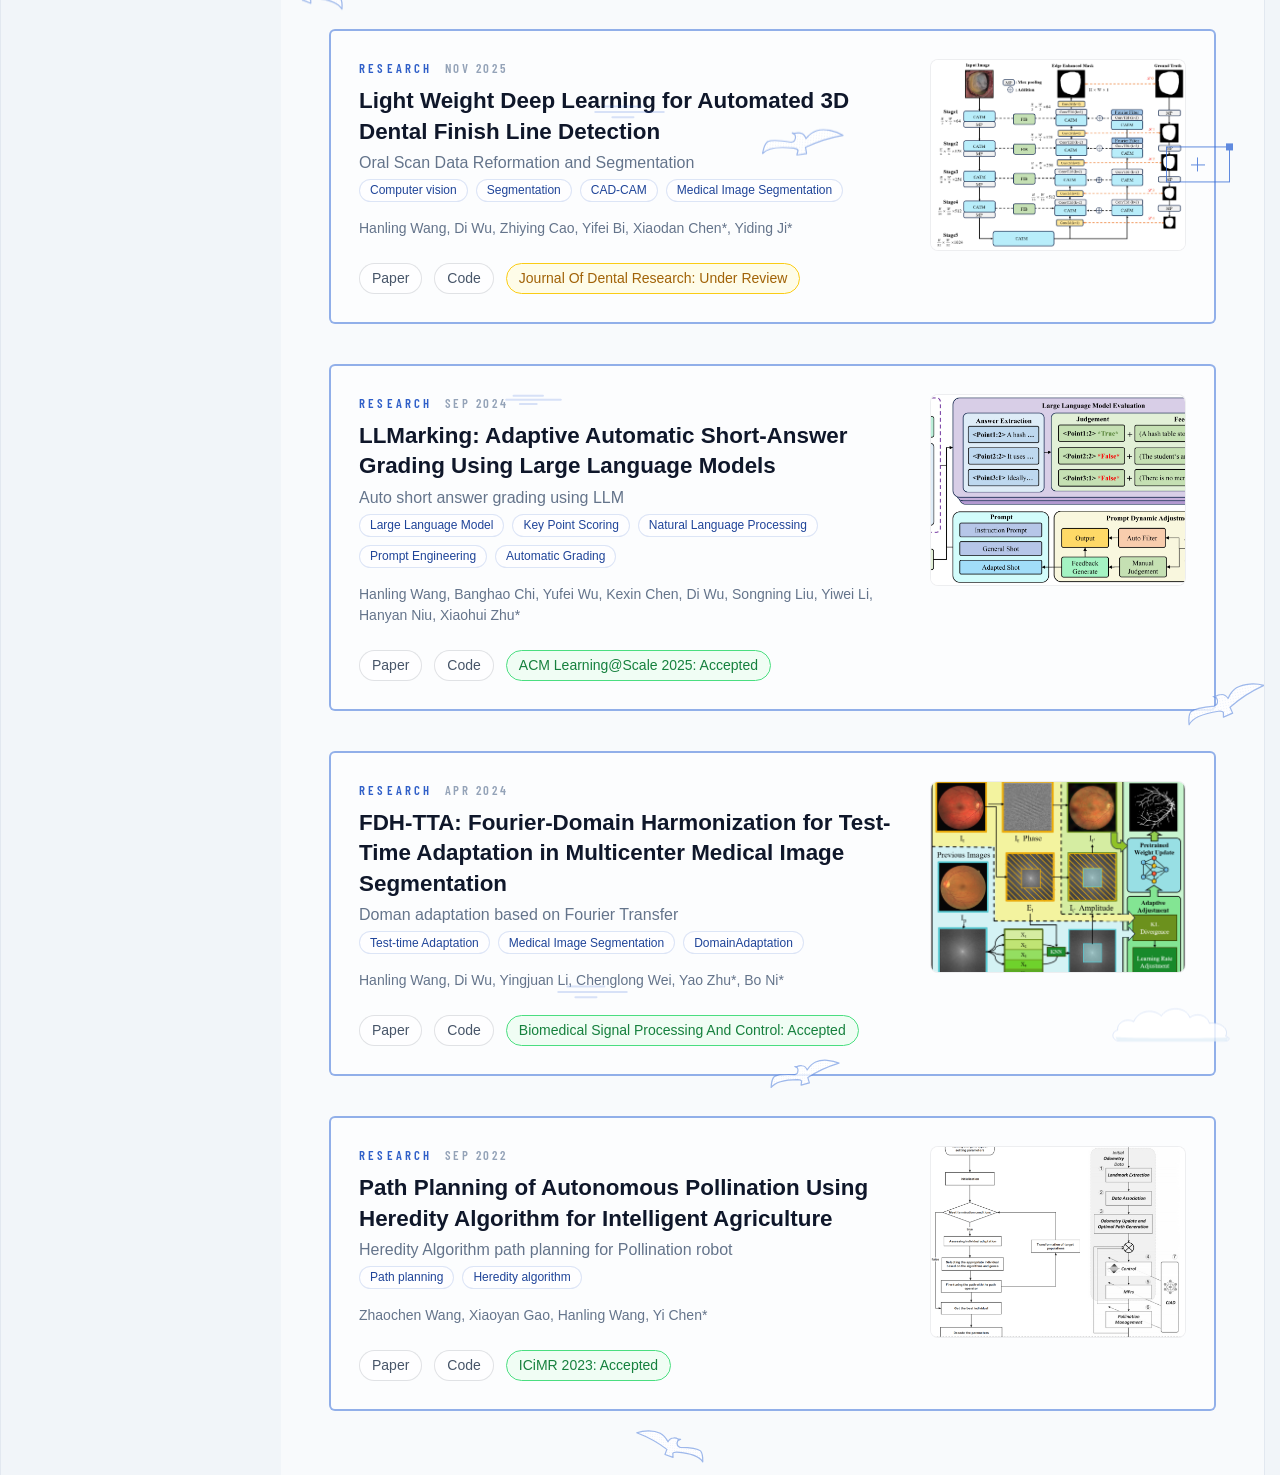
<file: Scabbards1500/publication/index.html>
<!DOCTYPE html>
<html lang="en">
  <head>
    <meta charset="UTF-8" />
    <script>try{document.documentElement.dataset.theme=localStorage.getItem("site-theme")||(matchMedia("(prefers-color-scheme: dark)").matches?"dark":"light")}catch(e){}</script>
    <meta name="viewport" content="width=device-width, initial-scale=1" />
    <title>Publication · Hanling Wang</title>
    <meta name="description" content="Publications by Hanling Wang on large language models, multimodal learning, and medical image analysis." />
    <link rel="icon" href="../assets/img/tuxdo.svg" type="image/svg+xml" />
    <link rel="preconnect" href="https://fonts.googleapis.com" />
    <link rel="preconnect" href="https://fonts.gstatic.com" crossorigin />
    <link rel="stylesheet" href="https://fonts.googleapis.com/css2?family=Barlow+Condensed:wght@600;700&display=swap" />
    <link rel="stylesheet" href="../assets/css/style.css?v=86" />
  </head>
  <body data-catalog="../publication/catalog.json">
    <div class="site">
      <div class="site-shell">
        <aside class="sidebar">
          <div class="sidebar-top">
            <div class="avatar">
              <img src="../assets/img/profile.jpg" alt="Hanling Wang" />
            </div>
            <div>
              <h1 class="sidebar-name">Hanling Wang <span aria-hidden="true">🦭</span></h1>
              <p class="sidebar-meta">scaaabbards@gmail.com</p>
              <p class="sidebar-affil">M.S. in CSE<br />University of California, San Diego</p>
            </div>
          </div>
          <nav class="social-nav">
            <a href="https://github.com/Scabbards1500" target="_blank" rel="noopener noreferrer">Github</a>
            <a href="https://www.linkedin.com/" target="_blank" rel="noopener noreferrer">LinkedIn</a>
            <a href="https://scholar.google.com/citations?user=l3DCtDkAAAAJ" target="_blank" rel="noopener noreferrer">Google Scholar</a>
            <a href="https://blog.csdn.net/Scabbards_?spm=1000.2115.3001.5343" target="_blank" rel="noopener noreferrer">Blog</a>
            <a href="https://x.com/__Scabbard" target="_blank" rel="noopener noreferrer">Twitter</a>
          </nav>
        </aside>

        <div class="content-col">
          <header class="top-nav">
            <nav>
              <a href="../">Homepage</a>
              <a class="active" href="./">Publication</a>
              <a href="../internship/">Internship</a>
              <a href="../awards/">Awards</a>
            </nav>
          </header>

          <main class="main">
            <section class="page-intro">
              <span class="eyebrow">Publication</span>
              <h2>Publication</h2>
              <p>*Unpublished Paper Only Avalailable During Application.</p>
            </section>

            <section class="filter-bar" data-filter-bar hidden>
              <div class="filter-chips"></div>
              <p class="filter-count" id="filter-count" hidden></p>
            </section>

            <section class="post-wrap">
              <div class="post-list" data-item-list></div>
            </section>
          </main>
        </div>
      </div>
    </div>

    <div class="modal" id="image-modal" aria-hidden="true">
      <div class="modal-inner">
        <img id="image-modal-img" alt="" />
        <button class="modal-close" type="button" aria-label="Close">
          <svg width="24" height="24" fill="none" stroke="currentColor" viewBox="0 0 24 24">
            <path stroke-linecap="round" stroke-linejoin="round" stroke-width="2" d="M6 18L18 6M6 6l12 12" />
          </svg>
        </button>
      </div>
    </div>
    <script src="../assets/js/site.js?v=88"></script>
  </body>
</html>
</file>
<file: assets/css/style.css>
:root {
  --bg-page: #f1f5f9;
  --bg-main: #f8fafc;
  --bg-white: #ffffff;
  --text: #0f172a;
  --text-muted: #475569;
  --text-soft: #64748b;
  --text-faint: #94a3b8;
  --border: #e2e8f0;
  --sky: #0369a1;
  --sky-soft: #f0f9ff;
  --sky-text: #0369a1;
  --emerald: #047857;
  --yellow-border: #facc15;
  --yellow-bg: #fefce8;
  --yellow-text: #a16207;
  --blue-border: #60a5fa;
  --blue-bg: #eff6ff;
  --blue-text: #1d4ed8;
  --green-border: #4ade80;
  --green-bg: #f0fdf4;
  --green-text: #15803d;
}

* {
  box-sizing: border-box;
}

html {
  scrollbar-gutter: stable;
}

body {
  margin: 0;
  background: var(--bg-page);
  color: var(--text);
  font-family: Arial, Helvetica, sans-serif;
  line-height: 1.5;
}

a {
  color: inherit;
  text-decoration: none;
}

img {
  max-width: 100%;
  display: block;
}

.site {
  min-height: 100vh;
  background: var(--bg-page);
}

.site-shell {
  position: relative;
  display: grid;
  min-height: 100vh;
  max-width: 80rem;
  margin: 0 auto;
}

.sidebar {
  display: flex;
  flex-direction: column;
  justify-content: space-between;
  background: var(--bg-white);
  padding: 3rem 2rem;
  box-shadow: 0 4px 6px -1px rgb(0 0 0 / 0.08);
}

.sidebar-top {
  display: flex;
  flex-direction: column;
  align-items: center;
  gap: 1.5rem;
}

.avatar {
  width: 10rem;
  height: 10rem;
  overflow: hidden;
  border-radius: 9999px;
  border: 4px solid var(--border);
  background: #f1f5f9;
}

.avatar img {
  width: 100%;
  height: 100%;
  object-fit: cover;
}

.sidebar-name {
  margin: 0;
  text-align: center;
  font-size: 1.25rem;
  font-weight: 600;
}

.sidebar-name span {
  font-weight: 400;
}

.sidebar-meta {
  margin: 0.5rem 0 0;
  text-align: center;
  font-size: 0.875rem;
  color: var(--text-soft);
}

.sidebar-affil {
  margin: 0.25rem 0 0;
  max-width: 16rem;
  text-align: center;
  font-size: 0.875rem;
  line-height: 1.625;
  color: var(--text-soft);
}

.social-nav {
  margin-top: 3rem;
  display: flex;
  flex-direction: column;
  gap: 0.75rem;
  font-size: 0.875rem;
  font-weight: 500;
}

.social-nav a {
  color: var(--text-soft);
  transition: color 0.15s ease;
}

.social-nav a:hover {
  color: var(--text);
}

.content-col {
  display: flex;
  flex-direction: column;
  min-width: 0;
}

.top-nav {
  position: sticky;
  top: 0;
  z-index: 10;
  border-bottom: 1px solid var(--border);
  background: rgb(255 255 255 / 0.8);
  backdrop-filter: blur(12px);
}

.top-nav nav {
  display: flex;
  max-width: 56rem;
  margin: 0 auto;
  align-items: center;
  justify-content: center;
  gap: 1.5rem;
  padding: 1.5rem 2rem;
  font-size: 0.875rem;
  font-weight: 600;
  letter-spacing: 0.025em;
  text-transform: uppercase;
  color: var(--text-soft);
}

.top-nav a {
  border-radius: 0.375rem;
  padding: 0.5rem 0.75rem;
  transition: all 0.15s ease;
}

.top-nav a:hover {
  background: #0f172a;
  color: #fff;
}

.top-nav a.active {
  background: #0f172a;
  color: #fff;
}

.main {
  flex: 1;
  background: var(--bg-main);
  padding-bottom: 4rem;
}

.page-intro {
  display: flex;
  max-width: 64rem;
  margin: 0 auto;
  flex-direction: column;
  gap: 1rem;
  padding: 3rem 1.5rem 0;
}

.page-intro.welcome {
  gap: 1.5rem;
}

.eyebrow {
  font-size: 0.75rem;
  font-weight: 600;
  letter-spacing: 0.35em;
  text-transform: uppercase;
  color: var(--text-faint);
}

.page-intro h2 {
  margin: 0;
  font-size: 1.875rem;
  font-weight: 600;
}

.welcome-title {
  font-size: 2.25rem !important;
}

.page-intro p {
  margin: 0;
  font-size: 0.875rem;
  color: var(--text-muted);
}

.welcome-bio {
  font-size: 1rem !important;
}

.home-sections {
  display: flex;
  max-width: 64rem;
  margin: 0 auto;
  flex-direction: column;
  gap: 3rem;
  padding: 4rem 1.5rem;
}

.home-section h3 {
  margin: 0 0 1.25rem;
  border-bottom: 1px solid var(--border);
  padding-bottom: 0.5rem;
  font-size: 1.875rem;
  font-weight: 700;
}

.home-list {
  display: flex;
  flex-direction: column;
  gap: 1.5rem;
}

.home-item {
  position: relative;
  padding-bottom: 1.25rem;
  border-bottom: 1px solid var(--border);
}

.home-item:last-child {
  border-bottom: none;
}

.home-item-head {
  position: relative;
  padding-right: 7rem;
}

.home-item h4 {
  margin: 0;
  font-size: 1rem;
  font-weight: 600;
}

.home-date {
  position: absolute;
  right: 0;
  top: 0;
  border-radius: 0.375rem;
  background: var(--sky-soft);
  padding: 0.25rem 0.5rem;
  font-size: 0.75rem;
  font-weight: 600;
  letter-spacing: 0.05em;
  text-transform: uppercase;
  color: var(--sky);
}

.home-author,
.home-status {
  margin: 0.5rem 0 0;
  font-size: 0.875rem;
  color: var(--text-muted);
}

.home-subtitle {
  margin: 0.25rem 0 0;
  font-size: 0.875rem;
  color: var(--sky);
}

.home-status strong {
  font-weight: 500;
  color: var(--emerald);
}

.home-links {
  display: flex;
  flex-wrap: wrap;
  gap: 0.75rem;
  padding-top: 0.25rem;
  font-size: 0.875rem;
}

.home-links a {
  color: var(--sky);
  text-decoration: underline;
  text-underline-offset: 4px;
}

.home-links a:hover {
  color: #0c4a6e;
}

.filter-bar {
  max-width: 64rem;
  margin: 0 auto;
  padding: 1.5rem 1.5rem 0;
}

.filter-chips {
  display: flex;
  flex-wrap: wrap;
  align-items: center;
  gap: 0.75rem;
}

.filter-chip {
  border: 0;
  border-radius: 9999px;
  padding: 0.25rem 0.75rem;
  font-size: 0.875rem;
  font-weight: 500;
  background: #f1f5f9;
  color: var(--text-muted);
  cursor: pointer;
  transition: background 0.15s ease, color 0.15s ease;
}

.filter-chip:hover {
  background: #e2e8f0;
}

.filter-chip.active {
  background: #0f172a;
  color: #fff;
}

.filter-chip.clean {
  background: #e2e8f0;
}

.filter-chip.clean:hover {
  background: #cbd5e1;
}

.filter-count {
  margin: 0.75rem 0 0;
  font-size: 0.875rem;
  color: var(--text-soft);
}

.post-wrap {
  max-width: 64rem;
  min-height: calc(100vh - 300px);
  margin: 0 auto;
  padding: 3rem 1.5rem 0;
}

.post-list {
  display: flex;
  flex-direction: column;
  gap: 2.5rem;
}

.post-card {
  display: flex;
  flex-direction: column;
  gap: 1.5rem;
  border-radius: 1.5rem;
  border: 1px solid var(--border);
  background: var(--bg-white);
  padding: 1.5rem;
  box-shadow: 0 1px 2px rgb(0 0 0 / 0.05);
  opacity: 0;
  animation: fade-in-up 0.4s ease-out forwards;
  transition: box-shadow 0.5s ease;
}

.post-card:hover {
  box-shadow: 0 4px 6px -1px rgb(0 0 0 / 0.1);
}

.post-card.hidden {
  display: none;
}

.post-body {
  display: flex;
  flex: 1;
  flex-direction: column;
  gap: 1rem;
  min-width: 0;
}

.post-meta {
  display: flex;
  align-items: center;
  gap: 0.75rem;
}

.post-type {
  font-size: 0.75rem;
  font-weight: 600;
  letter-spacing: 0.1em;
  text-transform: uppercase;
  color: var(--text-soft);
}

.post-date {
  font-size: 0.75rem;
  font-weight: 500;
  letter-spacing: 0.1em;
  text-transform: uppercase;
  color: var(--text-faint);
}

.post-card h2,
.post-card h3 {
  margin: 0.5rem 0 0;
  font-size: 1.5rem;
  font-weight: 600;
}

.post-subtitle {
  margin: 0.25rem 0 0;
  font-size: 1rem;
  color: var(--text-soft);
}

.keyword-pills {
  display: flex;
  flex-wrap: wrap;
  gap: 0.5rem;
  padding-top: 0.25rem;
}

.keyword-pill {
  border-radius: 9999px;
  background: #f1f5f9;
  padding: 0.125rem 0.625rem;
  font-size: 0.75rem;
  font-weight: 500;
  color: var(--text-muted);
}

.post-author {
  margin: 0;
  font-size: 0.875rem;
  color: var(--text-soft);
}

.post-content {
  display: flex;
  flex-direction: column;
  gap: 1rem;
}

.post-content p,
.post-content li {
  margin: 0;
  font-size: 0.875rem;
  line-height: 1.75;
  color: var(--text-muted);
}

.post-content ul,
.post-content ol {
  margin: 0;
  padding-left: 1.25rem;
}

.post-content ul {
  list-style: disc;
}

.post-content ol {
  list-style: decimal;
}

.post-actions {
  display: flex;
  flex-wrap: wrap;
  gap: 0.75rem;
  padding-top: 0.5rem;
  font-size: 0.875rem;
  font-weight: 500;
}

.post-actions a,
.status-badge {
  border-radius: 9999px;
  border: 1px solid #cbd5e1;
  padding: 0.25rem 0.75rem;
  color: var(--text-muted);
  text-transform: capitalize;
  transition: border-color 0.15s ease, color 0.15s ease;
}

.post-actions a:hover {
  border-color: #0f172a;
  color: #0f172a;
}

.status-under-review {
  border-color: var(--yellow-border);
  background: var(--yellow-bg);
  color: var(--yellow-text);
}

.status-preparing {
  border-color: var(--blue-border);
  background: var(--blue-bg);
  color: var(--blue-text);
}

.status-accepted {
  border-color: var(--green-border);
  background: var(--green-bg);
  color: var(--green-text);
}

.post-thumb {
  width: 100%;
}

.post-thumb-frame {
  height: 12rem;
  overflow: hidden;
  border-radius: 1rem;
  border: 1px solid var(--border);
  background: #f1f5f9;
}

.post-thumb img,
.content-image {
  width: 100%;
  height: 100%;
  object-fit: cover;
  cursor: pointer;
  transition: opacity 0.15s ease;
}

.post-thumb img:hover,
.content-image:hover {
  opacity: 0.9;
}

.content-image {
  height: auto;
  border-radius: 0.5rem;
  border: 1px solid var(--border);
  margin: 1rem 0;
}

.modal {
  position: fixed;
  inset: 0;
  z-index: 50;
  display: flex;
  align-items: center;
  justify-content: center;
  background: rgb(0 0 0 / 0.8);
  backdrop-filter: blur(4px);
  opacity: 0;
  pointer-events: none;
  transition: opacity 0.3s ease;
}

.modal.open {
  opacity: 1;
  pointer-events: auto;
}

.modal-inner {
  position: relative;
  max-height: 90vh;
  max-width: 90vw;
  padding: 1rem;
  transform: scale(0.9);
  opacity: 0;
  transition: all 0.3s ease;
}

.modal.open .modal-inner {
  transform: scale(1);
  opacity: 1;
}

.modal-inner img {
  max-height: 90vh;
  max-width: 90vw;
  border-radius: 0.5rem;
  object-fit: contain;
  box-shadow: 0 25px 50px -12px rgb(0 0 0 / 0.35);
}

.modal-close {
  position: absolute;
  right: 0.5rem;
  top: 0.5rem;
  border: 0;
  border-radius: 9999px;
  background: rgb(0 0 0 / 0.5);
  padding: 0.5rem;
  color: #fff;
  cursor: pointer;
}

.modal-close:hover {
  background: rgb(0 0 0 / 0.7);
  transform: scale(1.1);
}

@keyframes fade-in-up {
  from {
    opacity: 0;
    transform: translateY(10px);
  }
  to {
    opacity: 1;
    transform: translateY(0);
  }
}

@media (min-width: 768px) {
  .site-shell {
    grid-template-columns: 280px 1fr;
    border-left: 1px solid var(--border);
    border-right: 1px solid var(--border);
  }

  .sidebar {
    position: sticky;
    top: 0;
    height: 100vh;
    max-height: 100vh;
    border-right: 1px solid var(--border);
  }

  .page-intro,
  .home-sections,
  .filter-bar,
  .post-wrap {
    padding-left: 3rem;
    padding-right: 3rem;
  }

  .home-section h3 {
    font-size: 2.25rem;
  }

  .post-card {
    flex-direction: row;
  }

  .post-thumb {
    width: 16rem;
    flex-shrink: 0;
  }
}

@media (max-width: 767px) {
  .site-shell {
    border-bottom: 1px solid var(--border);
  }

  .top-nav nav {
    flex-wrap: wrap;
    gap: 0.5rem;
    padding: 1rem;
  }

  .home-item-head {
    padding-right: 0;
  }

  .home-date {
    position: static;
    display: inline-block;
    margin-top: 0.35rem;
  }
}
</file>
<file: Scabbards1500/assets/css/style.css>
:root {
  --bg-page: #f1f5f9;
  --bg-main: #f8fafc;
  --bg-white: #ffffff;
  --text: #0f172a;
  --text-muted: #475569;
  --text-soft: #64748b;
  --text-faint: #94a3b8;
  --border: #e2e8f0;
  --sky: #2f5fc8;
  --sky-soft: #eef3fd;
  --sky-text: #2f5fc8;
  --sky-deep: #1f4499;
  --emerald: #047857;
  --yellow-border: #facc15;
  --yellow-bg: #fefce8;
  --yellow-text: #a16207;
  --blue-border: #60a5fa;
  --blue-bg: #eff6ff;
  --blue-text: #1d4ed8;
  --green-border: #4ade80;
  --green-bg: #f0fdf4;
  --green-text: #15803d;
}

* {
  box-sizing: border-box;
}

html {
  scrollbar-gutter: stable;
}

body {
  margin: 0;
  background: var(--bg-page);
  color: var(--text);
  font-family: Arial, Helvetica, sans-serif;
  line-height: 1.5;
}

a {
  color: inherit;
  text-decoration: none;
}

img {
  max-width: 100%;
  display: block;
}

.site {
  min-height: 100vh;
  background: var(--bg-page);
}

.site-shell {
  position: relative;
  display: grid;
  min-height: 100vh;
  max-width: 80rem;
  margin: 0 auto;
}

.sidebar {
  display: flex;
  flex-direction: column;
  justify-content: space-between;
  background: var(--bg-white);
  padding: 3rem 2rem;
}

.sidebar-top {
  display: flex;
  flex-direction: column;
  align-items: center;
  gap: 1.5rem;
}

.avatar {
  width: 10rem;
  height: 10rem;
  overflow: hidden;
  border-radius: 9999px;
  border: 4px solid var(--border);
  background: #f1f5f9;
}

.avatar img {
  width: 100%;
  height: 100%;
  object-fit: cover;
}

/* Sidebar swap (desktop): scrolling slides the photo up and out, the name and
   school block rises with it and parks at the top, and the OC panel rises in
   underneath. On narrow screens the sidebar scrolls away, so only the photo shows. */

.avatar-slot {
  display: flex;
  align-items: flex-end;
  justify-content: center;
  width: 10rem;
  height: 10rem;
  flex-shrink: 0;
}

.avatar-slot .avatar {
  flex-shrink: 0;
}

.oc-slot {
  display: none;
}

.oc {
  position: absolute;
  left: 0;
  right: 0;
  bottom: 0;
  height: var(--oc-h);
}

.oc img {
  position: absolute;
  inset: 0;
  display: block;
  width: 100%;
  height: 100%;
  object-fit: contain;
}

/* The bare body is a window: a mask cut to its shape shows a level that
   rises with page progress (--sp) and a glow under the pointer. */
.oc-fill {
  position: absolute;
  inset: 0;
  overflow: hidden;
  pointer-events: none;
  mix-blend-mode: multiply;
  -webkit-mask: url("../img/oc-mask.png") center / 100% 100% no-repeat;
  mask: url("../img/oc-mask.png") center / 100% 100% no-repeat;
}

.oc-level {
  position: absolute;
  left: 0;
  right: 0;
  bottom: 0;
  height: calc(var(--sp, 0) * 100%);
  border-top: 1px dashed rgb(58 111 216 / 0.55);
  background: radial-gradient(circle, rgb(58 111 216 / 0.42) 0.55px, transparent 0.9px) 0 0 / 5px 5px;
}

/* Clouds, wind streaks and a gull crossing behind the silhouette. */
.oc-drift {
  position: absolute;
  top: var(--y);
  left: 0;
  animation: oc-drift var(--dur, 18s) linear infinite;
}

.oc-drift .c-body,
.oc-drift .c-line,
.oc-drift .d-body {
  stroke: rgb(58 111 216 / 0.75);
  stroke-width: 1;
}

.oc-glow {
  position: absolute;
  inset: 0;
  background: radial-gradient(circle 4rem at var(--mx, 50%) var(--my, 50%), rgb(67 221 248 / 0.28), transparent 70%);
  opacity: 0;
  transition: opacity 0.35s ease;
}

.oc.is-near .oc-glow {
  opacity: 1;
}

@keyframes oc-drift {
  from {
    transform: translateX(13rem);
  }
  to {
    transform: translateX(1.5rem);
  }
}

/* Construction marks above and below the figure: around the name block and
   beside the links. Desktop only; they fade in with the photo swap (--s) and
   move with page progress (--sp). */
.side-info,
.social-nav {
  position: relative;
}

/* Pale blue block behind the name / email / school, the same blue as the
   disc behind the figure. Full sidebar width on desktop, a rounded card on
   narrow screens. */
.side-info {
  isolation: isolate;
}

.side-info::before {
  content: "";
  position: absolute;
  z-index: -1;
  inset: -0.9rem -1.25rem;
  border-radius: 0.75rem;
  background: #e1e9fb;
}

@media (min-width: 768px) {
  /* keep the photo above the block */
  .avatar-slot {
    position: relative;
    z-index: 1;
  }

  .side-info::before {
    /* runs from the top edge of the sidebar, behind the photo while it is
       there (3rem padding + the photo slot and its gap, which shrink with --s) */
    inset: calc(-3rem - (1 - var(--s, 0)) * 11.5rem) auto -1.25rem 50%;
    width: 17.5rem;
    border-radius: 0;
    translate: -50% 0;
  }
}

.side-marks {
  display: none;
}

@media (min-width: 768px) {
  .side-marks {
    --ln: rgb(58 111 216 / 0.55);
    --tick: rgb(148 163 184 / 0.75);
    display: block;
    position: absolute;
    inset: 0;
    pointer-events: none;
    opacity: var(--s, 0);
  }

  .side-marks > span {
    position: absolute;
  }

  /* name block: corner brackets that open up, a ruler with a progress handle,
     a turning crosshair, a coordinate tag */
  .sm-corner {
    width: 10px;
    height: 10px;
    border: 1px solid var(--ln);
  }

  .sm-tl {
    left: calc(var(--sp, 0) * -12px - 4px);
    top: calc(var(--sp, 0) * -8px - 2px);
    border-right: 0;
    border-bottom: 0;
  }

  .sm-br {
    right: calc(var(--sp, 0) * -12px - 4px);
    bottom: calc(var(--sp, 0) * -8px - 2px);
    border-left: 0;
    border-top: 0;
  }

  .sm-rule {
    left: 0;
    right: 0;
    bottom: -1rem;
    height: 5px;
    border-bottom: 1px solid var(--tick);
    background: repeating-linear-gradient(90deg, var(--tick) 0 1px, transparent 1px 8px);
    background-position-x: calc(var(--sp, 0) * -160px);
    /* sinks from under the name down across the figure */
    translate: 0 calc(var(--sp, 0) * 34vh);
  }

  .sm-rule::after,
  .sm-vline::after,
  .sm-ring::after {
    content: "";
    position: absolute;
    width: 6px;
    height: 6px;
    background: var(--sky);
  }

  .sm-rule::after {
    top: 1px;
    left: calc(var(--sp, 0) * 100% - 3px);
  }

  .sm-cross {
    right: -0.5rem;
    top: -0.6rem;
    width: 13px;
    height: 13px;
    background:
      linear-gradient(var(--ln), var(--ln)) center / 100% 1px no-repeat,
      linear-gradient(var(--ln), var(--ln)) center / 1px 100% no-repeat;
    transform: rotate(calc(var(--sp, 0) * 360deg));
    /* drifts from the top-right corner down and left through the figure */
    translate: calc(var(--sp, 0) * -9.5rem) calc(var(--sp, 0) * 47vh);
  }

  .sm-coord {
    left: 0;
    top: -1.15rem;
    font: 700 8px/1 Georgia, "Times New Roman", serif;
    letter-spacing: 0.08em;
    color: var(--sky);
    white-space: nowrap;
  }

  /* links: a vertical ruler with a handle, a sliding grid, a turning ring,
     a swinging line */
  .sm-vline {
    right: 0;
    top: 0.2rem;
    bottom: 0.2rem;
    width: 6px;
    border-right: 1px solid var(--tick);
    background: repeating-linear-gradient(0deg, var(--tick) 0 1px, transparent 1px 8px);
    background-position-y: calc(var(--sp, 0) * 120px);
  }

  .sm-vline::after {
    right: -4px;
    top: calc(var(--sp, 0) * 100% - 3px);
  }

  .sm-grid {
    right: 1.6rem;
    top: 0.3rem;
    width: 41px;
    height: 31px;
    border: 1px solid var(--ln);
    background:
      linear-gradient(rgb(58 111 216 / 0.28) 1px, transparent 1px) 0 0 / 10px 10px,
      linear-gradient(90deg, rgb(58 111 216 / 0.28) 1px, transparent 1px) 0 0 / 10px 10px;
    background-position: 0 calc(var(--sp, 0) * 60px), calc(var(--sp, 0) * -40px) 0;
    /* the bottom marks rise out of the links area into the figure */
    translate: calc(var(--sp, 0) * 1.2rem) calc(var(--sp, 0) * -33vh);
  }

  .sm-grid::after {
    content: "";
    position: absolute;
    top: 10px;
    left: calc(var(--sp, 0) * 30px);
    width: 10px;
    height: 10px;
    background: rgb(47 95 200 / 0.28);
  }

  .sm-ring {
    right: 1.8rem;
    bottom: 0.2rem;
    width: 56px;
    height: 56px;
    border: 1px dashed var(--ln);
    border-radius: 50%;
    transform: rotate(calc(var(--sp, 0) * -720deg)) scale(calc(0.65 + var(--sp, 0) * 0.45));
    /* rolls all the way up to the top corner of the sidebar */
    translate: calc(var(--sp, 0) * 0.6rem) calc(var(--sp, 0) * (7.6rem - 100vh));
  }

  .sm-ring::after {
    top: -3px;
    left: calc(50% - 3px);
  }

  .sm-seg {
    right: 0.6rem;
    top: 52%;
    width: 84px;
    height: 1px;
    background: var(--ln);
    opacity: 0.6;
    transform: rotate(calc(-28deg + var(--sp, 0) * 56deg));
    translate: calc(var(--sp, 0) * -3rem) calc(var(--sp, 0) * -43vh);
  }
}

/* Solid pieces: filled shapes to weigh against all the line work. */
.oc-disc {
  position: absolute;
  left: 50%;
  top: 3%;
  width: 50%;
  aspect-ratio: 1;
  border-radius: 50%;
  background: #e1e9fb;
  translate: -50% 0;
  scale: calc(0.78 + var(--sp, 0) * 0.4);
}

.oc-hud .hud-solid {
  fill: var(--sky);
}

.oc-hud .hud-solid-mid {
  fill: #8fabeb;
}

.oc-hud .hud-solid-light {
  fill: #cddbf8;
}

/* Construction marks driven by the scroll position. */
.oc-hud .hud-grid-line {
  fill: none;
  stroke: var(--bp);
  stroke-width: 0.25;
  stroke-opacity: 0.45;
}

.oc-hud .hud-grid-box {
  stroke: var(--bp);
  stroke-width: 0.3;
  stroke-opacity: 0.5;
}

.oc-hud .hud-cell {
  fill: var(--sky);
  fill-opacity: 0.28;
}

.oc-hud .hud-tilt {
  fill: none;
  stroke: var(--bp);
  stroke-width: 0.3;
  stroke-opacity: 0.35;
}

.oc-hud .hud-ruler {
  fill: none;
  stroke: var(--text-faint);
  stroke-width: 2.6;
  stroke-dasharray: 0.35 3.65;
}

.oc-hud .hud-ruler-line {
  fill: none;
  stroke: var(--text-faint);
  stroke-width: 0.3;
}

.oc-hud .hud-scan path {
  fill: none;
  stroke: var(--bp);
  stroke-width: 0.35;
  stroke-opacity: 0.6;
  stroke-dasharray: 1.6 1.4;
}

.oc-hud .hud-item {
  transition: opacity 0.2s linear;
}

/* Wings and sparkles are separate layers that drift on their own. */
/* Each feather turns about its own root. Folded down along the arm at the
   top of the page, fully spread at the bottom (--sp); a small flutter rides
   on top through `transform`, which leaves `rotate` / `scale` to the scroll. */
.oc-wing {
  transform-origin: var(--ox) var(--oy);
  rotate: calc((1 - var(--sp, 0)) * var(--fold));
  scale: calc(0.72 + var(--sp, 0) * 0.28);
  animation: oc-wing 5.5s ease-in-out infinite alternate;
}

.oc-wing-1 {
  --ox: 33.1%;
  --oy: 26%;
  --fold: -50deg;
}

.oc-wing-2 {
  --ox: 34.5%;
  --oy: 27.2%;
  --fold: -38deg;
  animation-delay: -1.2s;
}

.oc-wing-3 {
  --ox: 36.2%;
  --oy: 28.7%;
  --fold: -26deg;
  animation-delay: -2.4s;
}

.oc-wing-4 {
  --ox: 40.3%;
  --oy: 31.7%;
  --fold: -14deg;
  animation-delay: -3.6s;
}

/* Colour layer of the wing sits a little lower than the line art. */
.oc-fan {
  translate: 0 4%;
}

.oc-star {
  animation: oc-star 4.2s ease-in-out infinite alternate;
}

.oc-star-1 {
  transform-origin: 65% 18.4%;
}

.oc-star-2 {
  transform-origin: 56.5% 24.2%;
  animation-duration: 3.4s;
  animation-delay: -1.3s;
}

.oc-star-3 {
  transform-origin: 49.6% 29.3%;
  animation-duration: 4.8s;
  animation-delay: -2.6s;
}

@keyframes oc-wing {
  from {
    transform: rotate(-1.6deg);
  }
  to {
    transform: rotate(1.8deg);
  }
}

@keyframes oc-star {
  from {
    transform: translateY(1.2%) scale(0.82) rotate(-6deg);
    opacity: 0.55;
  }
  to {
    transform: translateY(-1.6%) scale(1.08) rotate(6deg);
    opacity: 1;
  }
}

@media (prefers-reduced-motion: reduce) {
  .oc-wing,
  .oc-star,
  .oc-drift {
    animation: none;
  }
}

/* Blueprint overlay: selection boxes, leader line, tick labels. */
.oc-hud {
  position: absolute;
  inset: 0;
  width: 100%;
  height: 100%;
  overflow: visible;
  font-family: Georgia, "Times New Roman", serif;
}

.oc-hud .hud-select,
.oc-hud .hud-box {
  fill: none;
  stroke: var(--bp);
  stroke-width: 0.5;
}

.oc-hud .hud-box {
  stroke-opacity: 0.7;
}

.oc-hud .hud-handle,
.oc-hud .hud-tag {
  fill: var(--sky);
}

.oc-hud .hud-leader {
  fill: none;
  stroke: var(--text);
  stroke-width: 0.35;
}

.oc-hud .hud-dot,
.oc-hud .hud-text circle {
  fill: var(--text);
}

.oc-hud .hud-dots {
  fill: none;
  stroke: var(--text-faint);
  stroke-width: 0.6;
  stroke-dasharray: 0.2 3;
  stroke-linecap: round;
}

.oc-hud text {
  font-size: 5px;
  font-weight: 700;
  fill: var(--text);
}

.oc-hud .hud-tag-text {
  font-size: 4.2px;
  fill: #fff;
}

.oc-hud .hud-label {
  font-size: 4px;
  letter-spacing: 0.08em;
  fill: var(--sky);
}

@media (min-width: 768px) {
  .sidebar {
    --s: var(--swap, 0);
  }

  .sidebar-top {
    flex: 1;
    /* may be shorter than its content: the figure then spills down over the
       links instead of pushing them off the screen */
    min-height: 0;
  }

  .avatar-slot {
    height: calc((1 - var(--s)) * 10rem);
    margin-bottom: calc(var(--s) * -1.5rem);
    overflow: hidden;
    opacity: calc(1 - var(--s) * 0.5);
  }

  .oc-slot {
    --oc-h: min(24rem, 46vh);
    --oc-clearance: 3rem;
    display: block;
    position: relative;
    width: calc(var(--oc-h) * 0.729);
    /* Anchor to the school block, never to the viewport bottom. Reserve
       clearance for the eye callout, including its maximum scroll zoom. */
    height: calc(var(--s) * (var(--oc-h) + var(--oc-clearance)));
    margin-top: 0;
    margin-bottom: -3.6rem;
    pointer-events: none;
    flex-shrink: 0;
  }

  .side-info {
    flex-shrink: 0;
  }
}

.sidebar-name {
  margin: 0;
  text-align: center;
  font-size: 1.25rem;
  font-weight: 600;
}

.sidebar-name span {
  font-weight: 400;
}

.sidebar-meta {
  margin: 0.5rem 0 0;
  text-align: center;
  font-size: 0.875rem;
  color: var(--text-soft);
}

.sidebar-affil {
  margin: 0.25rem 0 0;
  max-width: 16rem;
  text-align: center;
  font-size: 0.875rem;
  line-height: 1.625;
  color: var(--text-soft);
}

.social-nav {
  margin-top: 3rem;
  display: flex;
  flex-direction: column;
  gap: 0.75rem;
  font-size: 0.875rem;
  font-weight: 500;
}

.social-nav a {
  color: var(--text-soft);
  transition: color 0.15s ease;
}

.social-nav a:hover {
  color: var(--text);
}

.social-nav {
  isolation: isolate;
}

.social-nav::before {
  content: none;
  position: absolute;
  z-index: -1;
  inset: -0.9rem -1.25rem;
  border-radius: 0.75rem;
  background: #e1e9fb;
}

.sidebar-birds {
  position: absolute;
  right: -0.75rem;
  bottom: -0.8rem;
  width: 5rem;
  height: 2.4rem;
  color: #7094df;
  opacity: 0.7;
  pointer-events: none;
}

.avatar-birds {
  display: none;
}

.sidebar-birds svg {
  position: absolute;
  width: 3.5rem;
  height: 1.8rem;
  fill: #f7f9ff;
  stroke: currentColor;
  stroke-width: 1.1;
}

.sidebar-birds svg + svg {
  width: 1.6rem;
  height: 0.8rem;
  right: 0;
  top: -0.25rem;
}

.side-info .sidebar-birds {
  right: -1rem;
  top: -1.5rem;
  bottom: auto;
  width: 3.5rem;
  transform: rotate(-8deg);
}

.content-col {
  display: flex;
  flex-direction: column;
  min-width: 0;
}

.top-nav {
  position: sticky;
  top: 0;
  z-index: 10;
  border-bottom: 1px solid var(--border);
  background: rgb(255 255 255 / 0.8);
  backdrop-filter: blur(12px);
}

.top-nav nav {
  display: flex;
  max-width: 56rem;
  margin: 0 auto;
  align-items: center;
  justify-content: center;
  gap: 1.5rem;
  padding: 1.5rem 2rem;
  font-size: 0.875rem;
  font-weight: 600;
  letter-spacing: 0.025em;
  text-transform: uppercase;
  color: var(--text-soft);
}

.top-nav a {
  border-radius: 0.375rem;
  padding: 0.5rem 0.75rem;
  transition: all 0.15s ease;
}

.top-nav a:hover {
  background: var(--sky-soft);
  color: var(--sky);
}

.top-nav a.active {
  background: var(--sky);
  color: #fff;
}

.main {
  flex: 1;
  overflow-x: clip;
  background: var(--bg-main);
  padding-bottom: 4rem;
}

.page-intro {
  display: flex;
  max-width: 64rem;
  margin: 0 auto;
  flex-direction: column;
  gap: 1rem;
  padding: 3rem 1.5rem 0;
}

.page-intro.welcome {
  gap: 1.5rem;
}

.eyebrow {
  font-size: 0.75rem;
  font-weight: 600;
  letter-spacing: 0.35em;
  text-transform: uppercase;
  color: var(--text-faint);
}

.page-intro h2 {
  margin: 0;
  font-size: 1.875rem;
  font-weight: 600;
}

.welcome-title {
  font-size: 2.25rem !important;
}

.page-intro p {
  margin: 0;
  font-size: 0.875rem;
  color: var(--text-muted);
}

.welcome-bio {
  font-size: 1rem !important;
}

.welcome-bio a {
  color: var(--sky);
  text-decoration: underline;
  text-underline-offset: 4px;
}

.welcome-bio a:hover {
  color: var(--sky-deep);
}

.home-sections {
  display: flex;
  max-width: 64rem;
  margin: 0 auto;
  flex-direction: column;
  gap: 3rem;
  padding: 1.5rem 1.5rem 4rem;
}

.home-section h3 {
  margin: 0 0 1.25rem;
  border-bottom: 1px solid var(--border);
  padding-bottom: 0.5rem;
  font-size: 1.875rem;
  font-weight: 700;
}

.home-list {
  display: flex;
  flex-direction: column;
  gap: 1.5rem;
}

.home-item {
  position: relative;
  padding-bottom: 1.25rem;
  border-bottom: 1px solid var(--border);
}

/* last-of-type: the list also holds the decoration overlay as its last child */
.home-item:last-of-type {
  border-bottom: none;
}

.home-item-head {
  position: relative;
  padding-right: 7rem;
}

.home-item h4 {
  margin: 0;
  font-size: 1rem;
  font-weight: 600;
}

.home-item h4 a:hover {
  color: var(--sky);
}

.list-status {
  margin: 0;
  font-size: 0.875rem;
  color: var(--text-soft);
}

.home-date {
  position: absolute;
  right: 0;
  top: 0;
  border-radius: 0.375rem;
  background: var(--sky-soft);
  padding: 0.25rem 0.5rem;
  font-size: 0.75rem;
  font-weight: 600;
  letter-spacing: 0.05em;
  text-transform: uppercase;
  color: var(--sky);
}

.home-author,
.home-status {
  margin: 0.5rem 0 0;
  font-size: 0.875rem;
  color: var(--text-muted);
}

.home-venue {
  margin: 0.5rem 0 0;
  font-size: 0.875rem;
  font-weight: 400;
  color: #6b8fe0;
}

.home-subtitle {
  margin: 0.25rem 0 0;
  font-size: 0.875rem;
  color: var(--sky);
}

.home-status strong {
  font-weight: 500;
  color: var(--emerald);
}

.home-links {
  display: flex;
  flex-wrap: wrap;
  gap: 0.75rem;
  padding-top: 0.25rem;
  font-size: 0.875rem;
}

.home-links a {
  color: var(--sky);
  text-decoration: underline;
  text-underline-offset: 4px;
}

.home-links a:hover {
  color: var(--sky-deep);
}

.filter-bar {
  max-width: 64rem;
  margin: 0 auto;
  padding: 1.5rem 1.5rem 0;
}

.filter-chips {
  display: flex;
  flex-wrap: wrap;
  align-items: center;
  gap: 0.75rem;
}

.filter-chip {
  border: 0;
  border-radius: 9999px;
  padding: 0.25rem 0.75rem;
  font-size: 0.875rem;
  font-weight: 500;
  background: #f1f5f9;
  color: var(--text-muted);
  cursor: pointer;
  transition: background 0.15s ease, color 0.15s ease;
}

.filter-chip:hover {
  background: #e2e8f0;
}

.filter-chip.active {
  background: var(--sky);
  color: #fff;
}

.filter-chip.clean {
  background: #e2e8f0;
}

.filter-chip.clean:hover {
  background: #cbd5e1;
}

.filter-count {
  margin: 0.75rem 0 0;
  font-size: 0.875rem;
  color: var(--text-soft);
}

.post-wrap {
  max-width: 64rem;
  min-height: calc(100vh - 300px);
  margin: 0 auto;
  padding: 3rem 1.5rem 0;
}

.post-list {
  display: flex;
  flex-direction: column;
  gap: 2.5rem;
}

.post-card {
  position: relative;
  display: flex;
  flex-direction: column;
  gap: 1.5rem;
  border-radius: 0.375rem;
  border: 2px solid rgb(58 111 216 / 0.55);
  background: rgb(255 255 255 / 0.62);
  padding: 1.75rem;
  opacity: 0;
  animation: fade-in-up 0.4s ease-out forwards;
  transition: border-color 0.25s ease, background-color 0.25s ease;
}

.post-card::before {
  content: none;
}

.post-card:hover,
.post-card:focus-within {
  border-color: var(--bp);
}

.post-title-highlight {
  background: linear-gradient(#e1e9fb, #e1e9fb) 0 85% / 0% 65% no-repeat;
  box-decoration-break: clone;
  -webkit-box-decoration-break: clone;
  transition: background-size 400ms ease;
}

.post-card:hover .post-title-highlight,
.post-card:focus-within .post-title-highlight {
  background-size: 100% 65%;
}

@media (prefers-reduced-motion: reduce) {
  .post-title-highlight {
    transition: none;
  }
}

.post-card.hidden {
  display: none;
}

.post-body {
  display: flex;
  flex: 1;
  flex-direction: column;
  gap: 1rem;
  min-width: 0;
}

.post-meta {
  display: flex;
  align-items: center;
  gap: 0.75rem;
}

.post-type {
  font-family: var(--display);
  font-size: 0.8rem;
  font-weight: 600;
  letter-spacing: 0.25em;
  text-transform: uppercase;
  color: var(--sky);
}

.post-date {
  font-family: var(--display);
  font-size: 0.8rem;
  font-weight: 600;
  letter-spacing: 0.2em;
  text-transform: uppercase;
  color: var(--text-faint);
}

.post-card h2,
.post-card h3 {
  margin: 0.5rem 0 0;
  font-size: 1.4rem;
  font-weight: 600;
  line-height: 1.35;
}

.post-subtitle {
  margin: 0.25rem 0 0;
  font-size: 1rem;
  color: var(--text-soft);
}

.keyword-pills {
  display: flex;
  flex-wrap: wrap;
  gap: 0.5rem;
  padding-top: 0.25rem;
}

.keyword-pill {
  border-radius: 9999px;
  border: 1px solid rgb(47 95 200 / 0.16);
  background: rgb(255 255 255 / 0.5);
  padding: 0.1rem 0.625rem;
  font-size: 0.75rem;
  font-weight: 500;
  color: var(--sky-deep);
}

.post-author {
  margin: 0;
  font-size: 0.875rem;
  color: var(--text-soft);
}

.post-content {
  display: flex;
  flex-direction: column;
  gap: 1rem;
}

.post-content p,
.post-content li {
  margin: 0;
  font-size: 0.875rem;
  line-height: 1.75;
  color: var(--text-muted);
}

.post-content ul,
.post-content ol {
  margin: 0;
  padding-left: 1.25rem;
}

.post-content ul {
  list-style: disc;
}

.post-content ol {
  list-style: decimal;
}

.post-actions {
  display: flex;
  flex-wrap: wrap;
  gap: 0.75rem;
  padding-top: 0.5rem;
  font-size: 0.875rem;
  font-weight: 500;
}

.post-actions a,
.status-badge {
  border-radius: 9999px;
  border: 1px solid rgb(15 23 42 / 0.12);
  background: rgb(255 255 255 / 0.55);
  padding: 0.25rem 0.75rem;
  color: var(--text-muted);
  text-transform: capitalize;
  transition: border-color 0.15s ease, color 0.15s ease;
}

.post-actions a:hover {
  border-color: var(--sky);
  color: var(--sky);
}

.status-under-review {
  border-color: var(--yellow-border);
  background: var(--yellow-bg);
  color: var(--yellow-text);
}

.status-preparing {
  border-color: var(--blue-border);
  background: var(--blue-bg);
  color: var(--blue-text);
}

.status-accepted {
  border-color: var(--green-border);
  background: var(--green-bg);
  color: var(--green-text);
}

.post-thumb {
  width: 100%;
}

.post-thumb-frame {
  height: 12rem;
  overflow: hidden;
  border-radius: 0.5rem;
  border: 1px solid rgb(255 255 255 / 0.9);
  background: rgb(255 255 255 / 0.6);
  border-color: rgb(15 23 42 / 0.07);
}

.post-thumb img,
.content-image {
  width: 100%;
  height: 100%;
  object-fit: cover;
  cursor: pointer;
  transition: opacity 0.15s ease;
}

.post-thumb img:hover,
.content-image:hover {
  opacity: 0.9;
}

.content-image {
  height: auto;
  border-radius: 0.5rem;
  border: 1px solid var(--border);
  margin: 1rem 0;
}

.modal {
  position: fixed;
  inset: 0;
  z-index: 50;
  display: flex;
  align-items: center;
  justify-content: center;
  background: rgb(0 0 0 / 0.8);
  backdrop-filter: blur(4px);
  opacity: 0;
  pointer-events: none;
  transition: opacity 0.3s ease;
}

.modal.open {
  opacity: 1;
  pointer-events: auto;
}

.modal-inner {
  position: relative;
  max-height: 90vh;
  max-width: 90vw;
  padding: 1rem;
  transform: scale(0.9);
  opacity: 0;
  transition: all 0.3s ease;
}

.modal.open .modal-inner {
  transform: scale(1);
  opacity: 1;
}

.modal-inner img {
  max-height: 90vh;
  max-width: 90vw;
  border-radius: 0.5rem;
  object-fit: contain;
  box-shadow: 0 25px 50px -12px rgb(0 0 0 / 0.35);
}

.modal-close {
  position: absolute;
  right: 0.5rem;
  top: 0.5rem;
  border: 0;
  border-radius: 9999px;
  background: rgb(0 0 0 / 0.5);
  padding: 0.5rem;
  color: #fff;
  cursor: pointer;
}

.modal-close:hover {
  background: rgb(0 0 0 / 0.7);
  transform: scale(1.1);
}

/* ------------------------------------------------------------------
   Motion layer: layered hero, floating parallax elements, masked reveals
   ------------------------------------------------------------------ */

@property --r {
  syntax: "<number>";
  inherits: true;
  initial-value: 0;
}

:root {
  --nav-h: 77px;
  --amber: #f59e0b;
  --bp: #3a6fd8;
  --display: "Barlow Condensed", "Arial Narrow", Arial, sans-serif;
}

/* Hero ------------------------------------------------------------- */

.hero {
  position: relative;
  overflow: hidden;
  min-height: min(34rem, calc(100vh - var(--nav-h)));
  display: flex;
  flex-direction: column;
  justify-content: center;
  background:
    linear-gradient(rgb(15 23 42 / 0.035) 1px, transparent 1px) 0 0 / 100% 4rem,
    var(--bg-main);
}

.hero-copy {
  width: 100%;
  padding-bottom: 2.5rem !important;
}

.hero .welcome-bio {
  max-width: 34rem;
}

.hero-hud {
  position: absolute;
  top: 1.25rem;
  left: 1.5rem;
  right: 1.5rem;
  z-index: 2;
  display: flex;
  justify-content: space-between;
  border-top: 1px solid rgb(15 23 42 / 0.12);
  padding-top: 0.5rem;
  font-family: var(--display);
  font-size: 0.8rem;
  font-weight: 600;
  letter-spacing: 0.3em;
  text-transform: uppercase;
  color: var(--text-faint);
}

.hero-hud::before {
  content: "";
  position: absolute;
  top: -2px;
  left: 0;
  width: 2.5rem;
  height: 3px;
  background: var(--sky);
}

.hero-cards {
  display: flex;
  flex-wrap: wrap;
  gap: 1rem;
  margin-top: 0.5rem;
}

.hero-card {
  position: relative;
  display: flex;
  min-width: 13rem;
  flex-direction: column;
  gap: 0.35rem;
  padding: 0.4rem 1.65rem 0.4rem 0.9rem;
  border-left: 3px solid var(--sky);
  background: #203e78;
  color: #fff;
  border-top: 1px solid #203e78;
  border-bottom: 1px solid #203e78;
  clip-path: polygon(0 0, calc(100% - 16px) 0, 100% 50%, calc(100% - 16px) 100%, 0 100%);
}

.hero-card b {
  display: none;
}

@keyframes interest-slide-in {
  from { opacity: 0; transform: translateX(5rem); }
  to { opacity: 1; transform: translateX(0); }
}

@media (prefers-reduced-motion: no-preference) {
  .hero-card {
    animation: interest-slide-in 650ms cubic-bezier(0.22, 1, 0.36, 1) both;
  }

  .hero-card:nth-child(2) {
    animation-delay: 120ms;
  }
}

.hero-card span {
  font-size: 1.05rem;
  font-weight: 600;
}

.hero-card::after {
  content: none;
  position: absolute;
  right: 0.6rem;
  bottom: 0.6rem;
  width: 0.45rem;
  height: 0.45rem;
  background: var(--amber);
}

/* Floating decoration field ------------------------------------------ */

.fx-field {
  position: absolute;
  inset: 0;
  z-index: 0;
  overflow: hidden;
  pointer-events: none;
}

.page-intro,
.home-section,
.post-wrap {
  position: relative;
}

.page-intro > :not(.fx-field),
.home-section > :not(.fx-field),
.post-wrap > :not(.fx-field) {
  position: relative;
  z-index: 1;
}

.page-intro > .fx-field,
.home-section > .fx-field,
.post-wrap > .fx-field {
  overflow: visible;
}

.fx {
  position: absolute;
  left: var(--x);
  top: var(--y);
  width: var(--w, auto);
  height: var(--h, auto);
  will-change: translate;
}

.fx-slab {
  background: linear-gradient(135deg, rgb(56 189 248 / 0.1), rgb(148 163 184 / 0.08));
  clip-path: polygon(14% 0, 100% 0, 100% 82%, 86% 100%, 0 100%, 0 18%);
}

.fx-slab-alt {
  background:
    repeating-linear-gradient(135deg, rgb(15 23 42 / 0.06) 0 1px, transparent 1px 8px),
    rgb(255 255 255 / 0.5);
  clip-path: polygon(0 0, 100% 0, 100% 100%, 22% 100%, 0 70%);
}

.fx-mark {
  font-family: var(--display);
  font-size: clamp(3.5rem, 8.5vw, 8rem);
  font-weight: 700;
  line-height: 0.8;
  letter-spacing: 0.02em;
  white-space: nowrap;
  color: transparent;
  -webkit-text-stroke: 1px rgb(15 23 42 / 0.1);
}

.fx-ring {
  aspect-ratio: 1;
  height: auto;
  border: 1px solid rgb(58 111 216 / 0.25);
  border-radius: 50%;
}

.fx-ring::after {
  content: "";
  position: absolute;
  inset: 14%;
  border: 1px dashed rgb(58 111 216 / 0.2);
  border-radius: 50%;
}

.fx-frame {
  border: 1px solid rgb(58 111 216 / 0.4);
}

.fx-frame::before,
.fx-frame::after {
  content: "";
  position: absolute;
  width: 10px;
  height: 10px;
  border-color: var(--bp);
  border-style: solid;
}

.fx-frame::before {
  left: -1px;
  top: -1px;
  border-width: 2px 0 0 2px;
}

.fx-frame::after {
  right: -1px;
  bottom: -1px;
  border-width: 0 2px 2px 0;
}

.fx-dots {
  background: radial-gradient(rgb(58 111 216 / 0.4) 1px, transparent 1.5px) 0 0 / 12px 12px;
}

.fx-bars {
  width: 5.5rem;
  height: 1.4rem;
  background: repeating-linear-gradient(
    90deg,
    rgb(15 23 42 / 0.45) 0 2px,
    transparent 2px 4px,
    rgb(15 23 42 / 0.45) 4px 5px,
    transparent 5px 8px
  );
}

.fx-cross {
  width: 18px;
  height: 18px;
  background:
    linear-gradient(var(--bp), var(--bp)) center / 100% 1px no-repeat,
    linear-gradient(var(--bp), var(--bp)) center / 1px 100% no-repeat;
}

.fx-label {
  display: flex;
  align-items: center;
  gap: 0.5rem;
  white-space: nowrap;
  font-family: var(--display);
  font-size: 0.72rem;
  font-weight: 600;
  letter-spacing: 0.28em;
  color: var(--text-faint);
}

.fx-label::before {
  content: "";
  width: 1.25rem;
  height: 2px;
  background: var(--bp);
}

.fx-vertical {
  writing-mode: vertical-rl;
}

.fx-vertical::before {
  width: 2px;
  height: 1.25rem;
}

.fx-accent {
  width: 10px;
  height: 10px;
  background: var(--amber);
}

.fx-bird,
.fx-feather {
  width: var(--s);
  color: rgb(15 23 42 / 0.75);
}

.fx-feather {
  color: rgb(58 111 216 / 0.35);
}

.fx-bird > span,
.fx-feather > span {
  display: block;
  transform: rotate(var(--tilt, 0deg));
  animation: fx-hover var(--hover, 6s) ease-in-out infinite alternate;
}

.fx-bird svg,
.fx-feather svg {
  display: block;
  width: 100%;
  height: auto;
  fill: currentColor;
}

.fx-feather svg {
  fill: none;
  stroke: currentColor;
  stroke-width: 1.2;
}

/* Gull and clouds ----------------------------------------------------- */

.fx-gull,
.fx-cloud,
.fx-cloudline {
  width: var(--s);
}

.fx-gull > span,
.fx-cloud > span,
.fx-cloudline > span {
  display: block;
  transform: rotate(var(--tilt, 0deg)) scaleX(var(--flip, 1));
  animation: fx-hover var(--hover, 6s) ease-in-out infinite alternate;
}

.fx-cloud > span,
.fx-cloudline > span {
  animation: fx-drift calc(var(--hover, 6s) * 2.5) ease-in-out infinite alternate;
}

.fx-gull svg,
.fx-cloud svg,
.fx-cloudline svg {
  display: block;
  width: 100%;
  height: auto;
  overflow: visible;
}

.d-body {
  fill: #fff;
  stroke: rgb(58 111 216 / 0.6);
  stroke-width: 1.2;
  stroke-linejoin: round;
  stroke-linecap: round;
  vector-effect: non-scaling-stroke;
}

/* Blueprint dot fill laid over the white silhouette (pattern injected by JS) */
.d-dots {
  fill: url(#fx-dotpat);
  stroke: none;
}

/* Blueprint pieces: target box, numeric annotation, dashed guide ---------- */

.fx-target {
  border: 1px solid var(--bp);
}

.fx-target::before {
  content: "";
  position: absolute;
  left: 50%;
  top: 50%;
  width: 14px;
  height: 14px;
  transform: translate(-50%, -50%);
  background:
    linear-gradient(var(--bp), var(--bp)) center / 100% 1px no-repeat,
    linear-gradient(var(--bp), var(--bp)) center / 1px 100% no-repeat;
}

.fx-target::after {
  content: "";
  position: absolute;
  right: -4px;
  top: -4px;
  width: 7px;
  height: 7px;
  background: var(--bp);
}

.fx-annot {
  font-family: var(--display);
  font-size: 0.85rem;
  font-weight: 600;
  letter-spacing: 0.04em;
  line-height: 1;
  white-space: nowrap;
  color: var(--bp);
}

.fx-annot::before {
  content: "";
  position: absolute;
  right: calc(100% + 3px);
  top: 70%;
  width: 1.75rem;
  height: 1px;
  background: var(--bp);
  transform: rotate(-30deg);
  transform-origin: right center;
}

.fx-dash {
  height: 0;
  border-top: 1px dashed rgb(58 111 216 / 0.55);
}

.fx-dash::after {
  content: "";
  position: absolute;
  right: 0;
  top: -4px;
  width: 1px;
  height: 7px;
  background: var(--bp);
}

.c-body {
  fill: #fff;
  stroke: rgb(58 111 216 / 0.18);
  stroke-width: 1;
  vector-effect: non-scaling-stroke;
}

.c-shade {
  fill: #e3eff8;
}

.c-line {
  fill: none;
  stroke: rgb(58 111 216 / 0.24);
  stroke-width: 2;
  stroke-linecap: round;
  vector-effect: non-scaling-stroke;
}

.fx-over .fx-gull {
  opacity: 1;
}

/* Clouds over text stay see-through so they never hide a title */
.fx-over .fx-cloud {
  opacity: 0.55;
}

@keyframes fx-drift {
  from {
    transform: translateX(-10px);
  }
  to {
    transform: translateX(10px);
  }
}

@media (prefers-reduced-motion: reduce) {
  .fx-gull > span,
  .fx-cloud > span,
  .fx-cloudline > span {
    animation: none !important;
  }
}

/* Small pieces scattered over item lists */

.home-list,
.post-list {
  position: relative;
}

.fx-field.fx-over {
  z-index: 4;
  overflow: visible;
}

.fx-over .fx {
  opacity: 0.8;
}

.fx-sm.fx-bars {
  width: 3rem;
  height: 0.8rem;
}

.fx-sm.fx-label {
  font-size: 0.62rem;
  letter-spacing: 0.22em;
}

.fx-sm.fx-label::before {
  width: 0.8rem;
}

.fx-sm.fx-accent {
  width: 6px;
  height: 6px;
}

.fx-sm.fx-frame::before,
.fx-sm.fx-frame::after {
  width: 6px;
  height: 6px;
}

.fx-cross {
  width: 14px;
  height: 14px;
}

@keyframes fx-hover {
  from {
    transform: translateY(-5px) rotate(var(--tilt, 0deg)) scaleX(var(--flip, 1));
  }
  to {
    transform: translateY(5px) rotate(calc(var(--tilt, 0deg) + 3deg)) scaleX(var(--flip, 1));
  }
}

/* Scroll progress bird in the top nav */

.nav-flight {
  position: absolute;
  left: 0;
  right: 0;
  bottom: -1px;
  height: 0;
  pointer-events: none;
}

.nav-flight-line {
  position: absolute;
  left: 0;
  bottom: 0;
  width: calc(var(--sp, 0) * 100%);
  height: 2px;
  background: linear-gradient(90deg, rgb(47 95 200 / 0), var(--sky));
}

.nav-bird {
  position: absolute;
  bottom: 1px;
  left: calc(var(--sp, 0) * (100% - 22px));
  width: 22px;
  color: var(--sky);
}

.nav-bird svg {
  display: block;
  width: 100%;
  height: auto;
  fill: currentColor;
}

@media (max-width: 767px) {
  .fx-hide-sm {
    display: none;
  }

  .hero-card {
    min-width: 0;
    flex: 1 1 10rem;
  }
}

@media (min-width: 768px) {
  .hero-hud {
    left: 3rem;
    right: 3rem;
  }
}

/* Section headings with index numbers */

.home-sections {
  counter-reset: home-sec;
}

.home-section h3 {
  background: linear-gradient(var(--sky), var(--sky)) 0 100% / 3rem 3px no-repeat;
}

.home-section h3::before {
  counter-increment: home-sec;
  content: "0" counter(home-sec);
  display: block;
  margin-bottom: 0.15rem;
  font-family: var(--display);
  font-size: 0.85rem;
  font-weight: 600;
  letter-spacing: 0.35em;
  color: var(--sky);
}

/* Reveal: content unrolls from the top down */

.motion .reveal {
  --r: 0;
  clip-path: inset(-2rem -2rem calc((1 - var(--r)) * 100%) -2rem);
  opacity: calc(0.2 + var(--r) * 0.8);
  transition: --r 0.9s cubic-bezier(0.22, 0.8, 0.3, 1) var(--rd, 0ms);
}

.motion .reveal.in {
  --r: 1;
}

.motion .reveal.done {
  clip-path: none;
}

.motion .post-card.reveal {
  opacity: 1;
  animation: none;
}

@media (prefers-reduced-motion: reduce) {
  .fx-bird > span,
  .fx-feather > span {
    animation: none !important;
  }
}

@keyframes fade-in-up {
  from {
    opacity: 0;
    transform: translateY(10px);
  }
  to {
    opacity: 1;
    transform: translateY(0);
  }
}

@media (min-width: 768px) {
  .site-shell {
    grid-template-columns: 280px 1fr;
    border-left: 1px solid var(--border);
    border-right: 1px solid var(--border);
  }

  .sidebar {
    position: sticky;
    top: 0;
    height: 100vh;
    max-height: 100vh;
    border-right: 1px solid var(--border);
  }

  .page-intro,
  .home-sections,
  .filter-bar,
  .post-wrap {
    padding-left: 3rem;
    padding-right: 3rem;
  }

  .home-section h3 {
    font-size: 2.25rem;
  }

  .post-card {
    flex-direction: row;
  }

  .post-thumb {
    width: 16rem;
    flex-shrink: 0;
  }
}

@media (max-width: 767px) {
  .sidebar {
    position: relative;
    background: #e1e9fb;
  }

  .avatar-birds {
    display: block;
    left: 1.25rem;
    top: 1.25rem;
    right: auto;
    bottom: auto;
    width: 5.5rem;
    transform: rotate(-8deg);
  }

  .social-nav {
    display: grid;
    grid-template-columns: repeat(6, minmax(0, 1fr));
    align-items: center;
    justify-content: center;
    gap: 0.6rem 0.4rem;
    width: 100%;
    max-width: 22rem;
    margin: 1.5rem auto 0;
    font-size: clamp(0.7rem, 3vw, 0.875rem);
  }

  .social-nav a {
    grid-column: span 2;
    justify-self: center;
    white-space: nowrap;
    padding: 0.3rem 0;
  }

  .social-nav a:nth-of-type(4) {
    grid-column: 2 / span 2;
  }

  .social-nav a:nth-of-type(5) {
    grid-column: 4 / span 2;
  }

  .social-nav > .sidebar-birds {
    right: -0.5rem;
    bottom: -1.8rem;
    transform: scale(0.7);
    transform-origin: right bottom;
    opacity: 0.45;
  }

  .site-shell {
    border-bottom: 1px solid var(--border);
  }

  .top-nav nav {
    flex-wrap: nowrap;
    justify-content: space-evenly;
    gap: clamp(0.35rem, 2vw, 1rem);
    padding: 0.75rem 0.4rem;
    font-size: clamp(0.6rem, 2.7vw, 0.875rem);
    letter-spacing: 0;
  }

  .top-nav a {
    padding: 0.65rem clamp(0.2rem, 1vw, 0.5rem);
    white-space: nowrap;
  }

  .home-item-head {
    padding-right: 0;
  }

  .home-date {
    position: static;
    display: inline-block;
    margin-top: 0.35rem;
  }
}

/* The figure is revealed from the feet up behind a mask whose leading edge is
   a line of gulls. The mask sits on a wrapper big enough to hold the pieces
   that stick out above and beside the figure. */
.oc-reveal {
  display: contents;
}

@media (min-width: 768px) {
  .oc-reveal {
    --h: calc(var(--oc-h) + 5rem);
    --edge: calc((1 - var(--s)) * (var(--h) + 2.6rem) - 2.6rem);
    display: block;
    position: absolute;
    left: -3rem;
    right: -3rem;
    /* The wrapper extends 5rem above the art. Keep the art's top at a
       constant offset even while the slot height animates during reveal. */
    top: calc(var(--oc-clearance) - 5rem);
    bottom: auto;
    height: var(--h);
    --gulls: url("data:image/svg+xml,%3Csvg xmlns='http://www.w3.org/2000/svg' viewBox='0 0 300 40' preserveAspectRatio='none'%3E%3Cpath d='M0 40V26Q14 8 30 24Q46 6 64 26Q80 30 96 22Q116 2 134 22Q152 4 172 24Q190 32 206 26Q220 10 234 24Q250 8 266 26Q284 30 300 22V40Z'/%3E%3Cpath d='M40 7q7-7 12 1q6-8 12-1q-8-1-12 7q-4-8-12-7ZM214 5q6-6 10 1q5-7 10-1q-7-1-10 6q-3-7-10-6Z'/%3E%3C/svg%3E");
    -webkit-mask-image: var(--gulls), linear-gradient(#000, #000);
    mask-image: var(--gulls), linear-gradient(#000, #000);
    -webkit-mask-repeat: no-repeat;
    mask-repeat: no-repeat;
    -webkit-mask-size: 100% 2.6rem, 100% calc(100% + 3rem);
    mask-size: 100% 2.6rem, 100% calc(100% + 3rem);
    -webkit-mask-position: 0 var(--edge), 0 calc(var(--edge) + 2.55rem);
    mask-position: 0 var(--edge), 0 calc(var(--edge) + 2.55rem);
  }

  .oc-reveal .oc {
    left: 3rem;
    right: 3rem;
  }
}

/* Day/night controls and celestial night palette. */
.top-nav { padding-right: 2.75rem; }
.theme-toggle {
  position: absolute; right: 0.6rem; top: 0.7rem;
  width: 2rem; height: 2rem; display: grid; place-items: center;
  border: 1px solid var(--border); border-radius: 50%;
  background: var(--bg-white); color: var(--sky); font: 1.3rem/1 Arial;
  cursor: pointer; transition: background-color 200ms, color 200ms;
}
.theme-toggle:hover { background: var(--sky-soft); }
.theme-toggle:focus-visible { outline: 2px solid var(--sky); outline-offset: 3px; }
:root[data-theme="dark"] {
  color-scheme: dark;
  --bg-page: #080f20; --bg-main: #0d172b; --bg-white: #101c33;
  --text: #e7edfa; --text-muted: #bac8e1; --text-soft: #a4b5d3;
  --text-faint: #8298bb; --border: #2b3d5c;
  --sky: #9db9ff; --sky-text: #abc4ff; --sky-soft: #243757;
  --sky-deep: #c3d3ff; --bp: #91adf3;
  --yellow-bg: #42361c; --yellow-text: #ffe2a0;
  --blue-bg: #203559; --blue-text: #c3d8ff;
  --green-bg: #193c35; --green-text: #ace8cd;
}
[data-theme="dark"] .top-nav { background: rgb(13 23 43 / 0.93); }
[data-theme="dark"] .sidebar { background: #101c33; }
[data-theme="dark"] .side-info::before,
[data-theme="dark"] .social-nav::before { background: #1c2c4a; }
[data-theme="dark"] .post-card { background: #111e35; border-color: #607db7; }
[data-theme="dark"] .post-card:hover,
[data-theme="dark"] .post-card:focus-within { border-color: #b1c6ff; }
[data-theme="dark"] .post-title-highlight { background-image: linear-gradient(#314d7c, #314d7c); }
[data-theme="dark"] .keyword-pill,
[data-theme="dark"] .post-actions a,
[data-theme="dark"] .filter-chip,
[data-theme="dark"] .post-thumb-frame { background-color: #1b2b46; border-color: #405777; }
[data-theme="dark"] .filter-chip.active { background: #9db9ff; color: #101c33; }
[data-theme="dark"] .top-nav a.active { color: #0d172b; }
[data-theme="dark"] .hero-card { background: #263f6b; border-color: #6081c8; }
[data-theme="dark"] .hero {
  background:
    radial-gradient(circle at 75% 24%, #778bc955 0 1px, transparent 2px) 0 0 / 101px 93px,
    radial-gradient(circle at 20% 65%, #c0d1ff55 0 1px, transparent 2px) 0 0 / 163px 139px,
    radial-gradient(ellipse at 85% 10%, #243d66, transparent 65%), #0d172b;
}
[data-theme="dark"] .fx-mark { -webkit-text-stroke-color: #829ed42b; }
[data-theme="dark"] .fx-slab-alt { background: #253b5c55; }
[data-theme="dark"] .sidebar-birds { color: #abc4ff; }
[data-theme="dark"] svg.celestial-icon,
[data-theme="dark"] svg.celestial-icon path {
  fill: none; stroke: #b6c9ff; stroke-width: 1.2;
  stroke-linecap: round; stroke-linejoin: round;
}
[data-theme="dark"] .fx-ring { border-color: #91adf366; }
[data-theme="dark"] .fx-ring::after { border-color: #c1d0ff55; }
[data-theme="dark"] .oc-disc { background: #203756; }
@keyframes celestial-orbit { to { rotate: 360deg; } }
@keyframes celestial-pulse { 0%,100% { opacity: 0.45; } 50% { opacity: 1; } }
@media (prefers-reduced-motion: no-preference) {
  [data-theme="dark"] .fx-ring { animation: celestial-orbit 80s linear infinite; }
  [data-theme="dark"] .fx-bird svg,
  [data-theme="dark"] .sidebar-birds svg { animation: celestial-pulse 5s ease-in-out infinite; }
  [data-theme="dark"] .fx-cloudline svg { animation: celestial-pulse 7s ease-in-out infinite; }
}
@media (max-width: 767px) {
  .top-nav { padding-right: 2.2rem; }
  .theme-toggle { right: 0.3rem; top: 0.85rem; width: 1.75rem; height: 1.75rem; }
  .top-nav nav { gap: 0.1rem; padding-inline: 0.2rem; font-size: clamp(0.55rem, 2.5vw, 0.85rem); }
  .top-nav a { padding-inline: 0.25rem; }
}
[data-theme="dark"] .oc-reveal {
  --gulls: url("data:image/svg+xml,%3Csvg xmlns='http://www.w3.org/2000/svg' viewBox='0 0 300 40' preserveAspectRatio='none'%3E%3Cpath d='M0 40V29Q75 12 150 26T300 23V40Z M32 3L35 11L43 14L35 17L32 25L29 17L21 14L29 11Z M206 1L209 9L217 12L209 15L206 23L203 15L195 12L203 9Z'/%3E%3C/svg%3E");
}

/* Black-sky edition: shaded rotating planets, travelling meteors, phased stars. */
:root[data-theme="dark"] {
  --bg-page: #000; --bg-main: #050505; --bg-white: #080808;
  --border: #303036; --text: #eeeeef; --text-muted: #c7c7cc;
  --text-soft: #aaaab3; --text-faint: #85858f; --sky-soft: #242429;
}
[data-theme="dark"] .sidebar { background: #080808; }
[data-theme="dark"] .top-nav { background: rgb(5 5 5 / 94%); }
[data-theme="dark"] .side-info::before,
[data-theme="dark"] .social-nav::before { background: #171719; }
[data-theme="dark"] .main,
[data-theme="dark"] .hero { background: #050505; }
[data-theme="dark"] .post-card { background: #101012; border-color: #585866; }
[data-theme="dark"] .hero-card { background: #24242b; border-color: #686879; }
[data-theme="dark"] .keyword-pill,
[data-theme="dark"] .post-actions a,
[data-theme="dark"] .filter-chip,
[data-theme="dark"] .post-thumb-frame { background-color: #1b1b20; border-color: #3e3e48; }
[data-theme="dark"] .filter-chip.clean { background: #25252c; }
[data-theme="dark"] .filter-chip:hover { background: #34343f; }
[data-theme="dark"] .post-title-highlight { background-image: linear-gradient(#363641, #363641); }
[data-theme="dark"] .fx-slab,
[data-theme="dark"] .fx-slab-alt { background: linear-gradient(135deg, #ffffff05, #ffffff01); }
[data-theme="dark"] .oc-disc { background: #24242a; }
.night-dust { display: none; position: absolute; inset: 0; pointer-events: none; }
[data-theme="dark"] .night-dust { display: block; }
.night-dust i { position: absolute; width: 2px; height: 2px; border-radius: 50%; background: #fff; opacity: .5; box-shadow: 0 0 5px #ddd8ff80; }
.night-dust i:nth-child(4n) { width: 3px; height: 3px; }
[data-theme="dark"] svg.planet-art,
[data-theme="dark"] svg.meteor-art { overflow: visible; animation: none; }
[data-theme="dark"] svg.planet-art .planet-sphere { stroke: #e0d9ce88; stroke-width: .6; }
[data-theme="dark"] svg.planet-art .planet-surface { transform-origin: 80px 60px; }
[data-theme="dark"] svg.planet-art .planet-surface path,
[data-theme="dark"] svg.planet-art .planet-surface ellipse { fill: none; stroke: #e3d8c3; stroke-width: .8; opacity: .4; }
[data-theme="dark"] svg.planet-art .planet-orbit { fill: none; stroke: #c9c5d1; stroke-width: .65; opacity: .42; }
[data-theme="dark"] svg.planet-art .planet-ring-front { fill: none; stroke: #e0d7c6; stroke-width: 1.4; opacity: .85; }
[data-theme="dark"] svg.planet-art .planet-satellite circle { fill: #e1dcce; stroke: none; }
.planet-satellite { transform-origin: 80px 60px; }
[data-theme="dark"] svg.meteor-art .meteor-guide { stroke: #bfc0d9; stroke-width: .4; opacity: .2; fill: none; }
[data-theme="dark"] svg.meteor-art .meteor-tail { stroke-width: 1.5; fill: none; }
[data-theme="dark"] svg.meteor-art .meteor-head { fill: #fff; stroke: none; filter: drop-shadow(0 0 3px #d6d5ff); }
.meteor-flight { offset-path: path('M5 67Q84 59 189 10'); offset-rotate: 0deg; offset-distance: 64%; }
@keyframes planet-turn { from { transform: rotate(-12deg); } to { transform: rotate(348deg); } }
@keyframes satellite-turn { to { transform: rotate(360deg); } }
@keyframes meteor-travel {
  0%, 55% { offset-distance: 0%; opacity: 0; }
  59% { opacity: 1; }
  76% { offset-distance: 100%; opacity: 0; }
  100% { offset-distance: 100%; opacity: 0; }
}
@keyframes star-breathe { 0%,100% { opacity: .12; transform: scale(.65); } 48% { opacity: .95; transform: scale(1.25); } }
@media (prefers-reduced-motion: no-preference) {
  [data-theme="dark"] .planet-surface { animation: planet-turn 34s linear infinite; }
  [data-theme="dark"] .planet-satellite { animation: satellite-turn 24s linear infinite; }
  [data-theme="dark"] .meteor-flight { animation: meteor-travel 8s linear infinite; }
  [data-theme="dark"] .fx-cloudline .meteor-flight { animation-delay: -4s; animation-duration: 11s; }
  [data-theme="dark"] .fx-field:nth-child(2n) .meteor-flight { animation-delay: -2s; }
  [data-theme="dark"] .night-dust i { animation: star-breathe var(--twinkle) ease-in-out var(--phase) infinite; }
}
/* Flat celestial illustrations: solid disks and graphic linework. */
[data-theme="dark"] svg.planet-art .planet-sphere { fill: #19191e; stroke: #b6c9ff; stroke-width: 1.2; }
[data-theme="dark"] svg.planet-art .planet-surface path { stroke: #b6c9ff; stroke-width: 1; opacity: .45; }
[data-theme="dark"] svg.planet-art .planet-ring-front { stroke: #b6c9ff; stroke-width: 1.2; }
[data-theme="dark"] svg.planet-art .planet-orbit { stroke: #b6c9ff; opacity: .45; }
[data-theme="dark"] svg.planet-art .planet-satellite circle { fill: #b6c9ff; }

/* Polaris: concentric arcs sharing one fixed pole and one angular velocity. */
.polar-trails { display: none; position: absolute; width: clamp(22rem, 58vw, 44rem); height: auto; left: 76%; top: 30%; transform: translate(-50%, -50%); pointer-events: none; }
[data-theme="dark"] .polar-trails { display: block; opacity: .55; }
.polar-orbits { transform-origin: 300px 300px; }
.polar-orbits circle { fill: none; stroke: #aebde1; stroke-width: .8; }
.polar-orbits .polar-star { fill: #e3e8ff; stroke: none; }
.polar-origin { fill: #eef1ff; stroke: none; }
@keyframes polar-rotation { from { transform: rotate(0deg); } to { transform: rotate(360deg); } }
@media (prefers-reduced-motion: no-preference) {
  [data-theme="dark"] .polar-orbits { animation: polar-rotation 180s linear infinite; }
  [data-theme="dark"] .polar-star { animation: star-breathe 6s ease-in-out var(--phase) infinite; transform-box: fill-box; transform-origin: center; }
}
@media (max-width: 767px) {
  .polar-trails { left: 84%; top: 24%; width: 28rem; }
  [data-theme="dark"] .polar-trails { opacity: .35; }
}

/* Falling meteors and dense, independently twinkling star clusters. */
[data-theme="dark"] svg.meteor-art .meteor-guide { display: none; }
.meteor-flight { offset-path: path('M185 5L25 76'); }
[data-theme="dark"] .fx-cloud > span,
[data-theme="dark"] .fx-cloudline > span { animation: none; transform: none; }
[data-theme="dark"] svg.star-cluster-art { overflow: visible; }
[data-theme="dark"] svg.star-cluster-art circle,
[data-theme="dark"] svg.star-cluster-art path { fill: #e2e8ff; stroke: none; }
.night-dust i { width: 1px; height: 1px; box-shadow: none; }
.night-dust i:nth-child(4n) { width: 2px; height: 2px; }
.night-dust i:nth-child(11n) { width: 3px; height: 3px; }
[data-theme="dark"] .fx-ring:not(.polar-trails) { display: none; }
@media (prefers-reduced-motion: no-preference) {
  [data-theme="dark"] svg.star-cluster-art circle,
  [data-theme="dark"] svg.star-cluster-art path { animation: star-breathe 5s ease-in-out infinite; transform-box: fill-box; transform-origin: center; }
  [data-theme="dark"] svg.star-cluster-art :nth-child(2) { animation-delay: -2s; animation-duration: 7s; }
  [data-theme="dark"] svg.star-cluster-art :nth-child(3) { animation-delay: -4s; animation-duration: 9s; }
  [data-theme="dark"] svg.star-cluster-art :nth-child(4) { animation-delay: -1s; animation-duration: 6s; }
}
[data-theme="dark"] .hero-card {
  background: #93aefa;
  border-color: #93aefa;
  color: #101526;
}

/* Reveal the new theme from the top, like a falling night curtain. */
html.theme-curtain::view-transition-old(root),
html.theme-curtain::view-transition-new(root) {
  mix-blend-mode: normal;
  animation: none;
}
html.theme-curtain::view-transition-old(root) { z-index: 1; }
html.theme-curtain::view-transition-new(root) {
  z-index: 2;
  animation: theme-nightfall 900ms cubic-bezier(.4, 0, .2, 1) both;
}
@keyframes theme-nightfall {
  from { clip-path: inset(0 0 100% 0); }
  to { clip-path: inset(0 0 0 0); }
}
@media (prefers-reduced-motion: reduce) {
  html.theme-curtain::view-transition-new(root) { animation: none; }
}

/* Flat artificial satellites: solar panels, instruments and a dish antenna. */
.fx-satellite { display: none; width: clamp(9rem, 19vw, 16rem); height: auto; transform: translate(-50%, -50%); opacity: .75; }
[data-theme="dark"] .fx-satellite { display: block; }
.satellite-drift { display: block; transform: rotate(var(--sat-tilt)); }
.fx-satellite svg { display: block; width: 100%; height: auto; overflow: visible; }
[data-theme="dark"] .fx-satellite svg path { stroke: #aabfe9; stroke-width: 1.2; stroke-linejoin: round; fill: none; }
[data-theme="dark"] .fx-satellite svg .sat-panel { fill: #182437; }
[data-theme="dark"] .fx-satellite svg .sat-grid { stroke: #7c98c4; stroke-width: .75; }
[data-theme="dark"] .fx-satellite svg .sat-body { fill: #343338; stroke: #d3cfbf; }
[data-theme="dark"] .fx-satellite svg .sat-dish { fill: #23232b; stroke: #d3cfbf; }
[data-theme="dark"] .fx-satellite svg .sat-detail { stroke: #d3cfbf; stroke-width: .85; }
[data-theme="dark"] .fx-satellite svg .sat-signal { opacity: .45; }
@keyframes satellite-float {
  from { transform: translateY(-7px) rotate(calc(var(--sat-tilt) - 3deg)); }
  to { transform: translateY(7px) rotate(calc(var(--sat-tilt) + 3deg)); }
}
@media (prefers-reduced-motion: no-preference) {
  [data-theme="dark"] .satellite-drift { animation: satellite-float 12s ease-in-out infinite alternate; }
  [data-theme="dark"] .sat-signal { animation: celestial-pulse 4s ease-in-out infinite; }
}
@media (max-width: 767px) {
  .fx-satellite { width: 9rem; opacity: .4; }
  .hero .fx-satellite { --x: 85% !important; --y: 76% !important; }
}

[data-theme="dark"] .satellite-extra { width: clamp(7rem, 14vw, 11rem); opacity: .35; }
[data-theme="dark"] .polar-extra { width: clamp(18rem, 36vw, 28rem); opacity: .2; }
@media (prefers-reduced-motion: no-preference) {
  .satellite-extra .satellite-drift { animation-delay: -6s; animation-duration: 17s; }
  .polar-extra .polar-orbits { animation-delay: -65s; }
}
@media (max-width: 767px) {
  [data-theme="dark"] .satellite-extra { width: 7rem; opacity: .22; }
  [data-theme="dark"] .polar-extra { width: 20rem; opacity: .13; }
}

[data-theme="dark"] .satellite-extra { width: var(--sat-size, 8rem); }
@media (prefers-reduced-motion: no-preference) {
  .satellite-extra .satellite-drift { animation-delay: var(--sat-delay, -6s); animation-duration: var(--sat-duration, 17s); }
}
@media (max-width: 767px) {
  [data-theme="dark"] .satellite-extra { width: calc(var(--sat-size, 8rem) * .7); }
}
</file>
